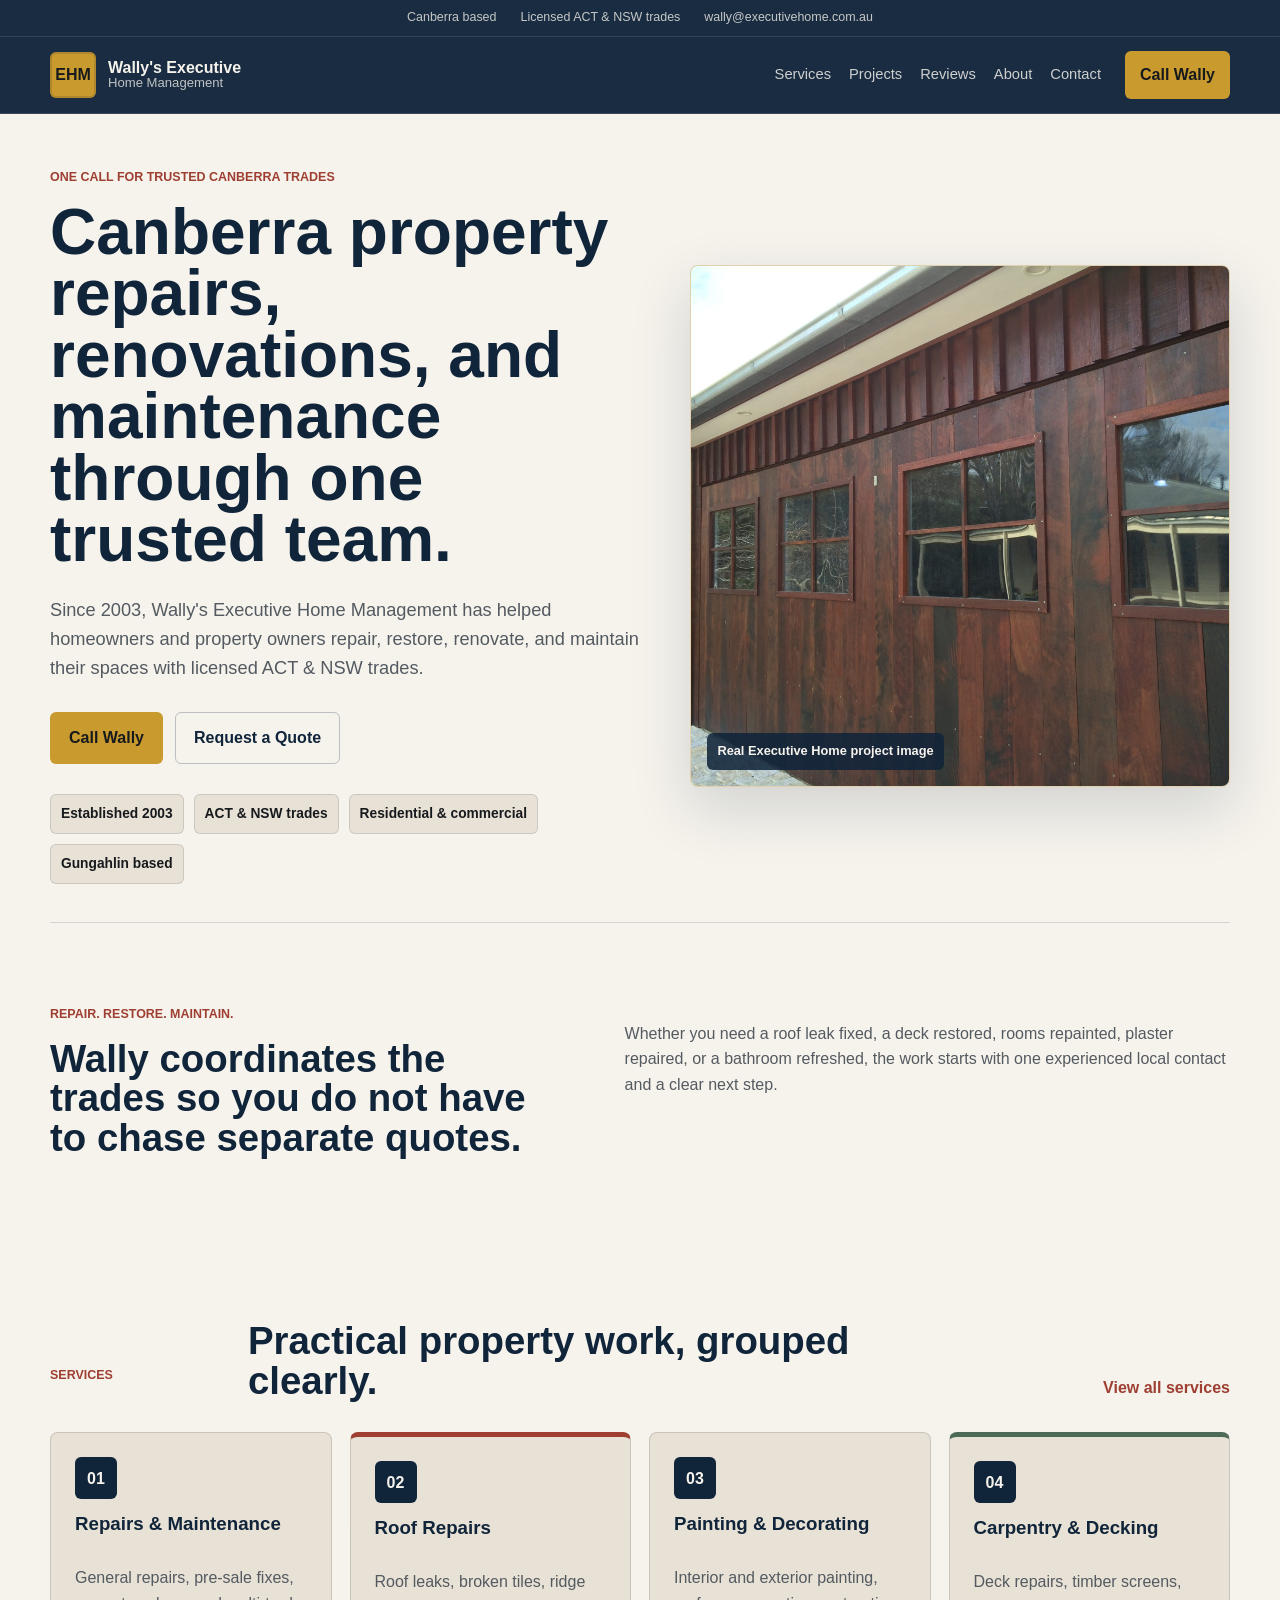
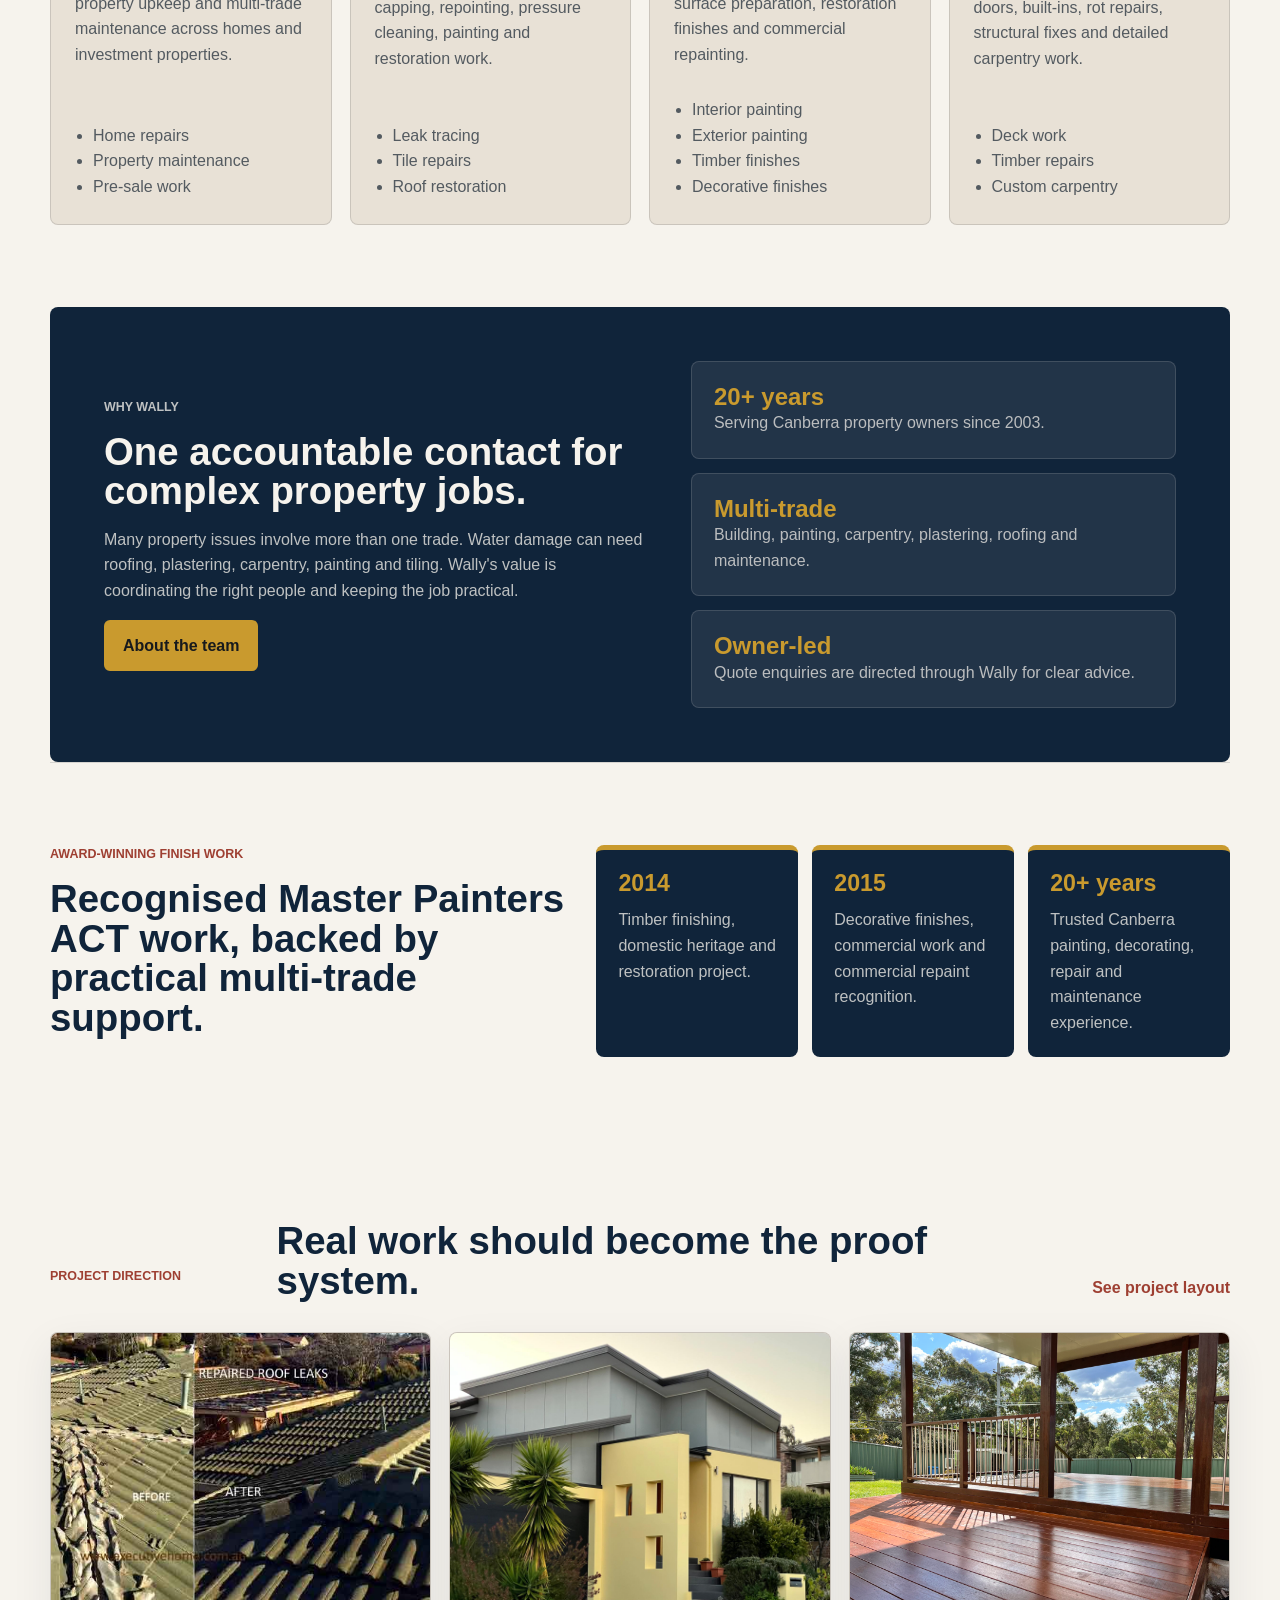
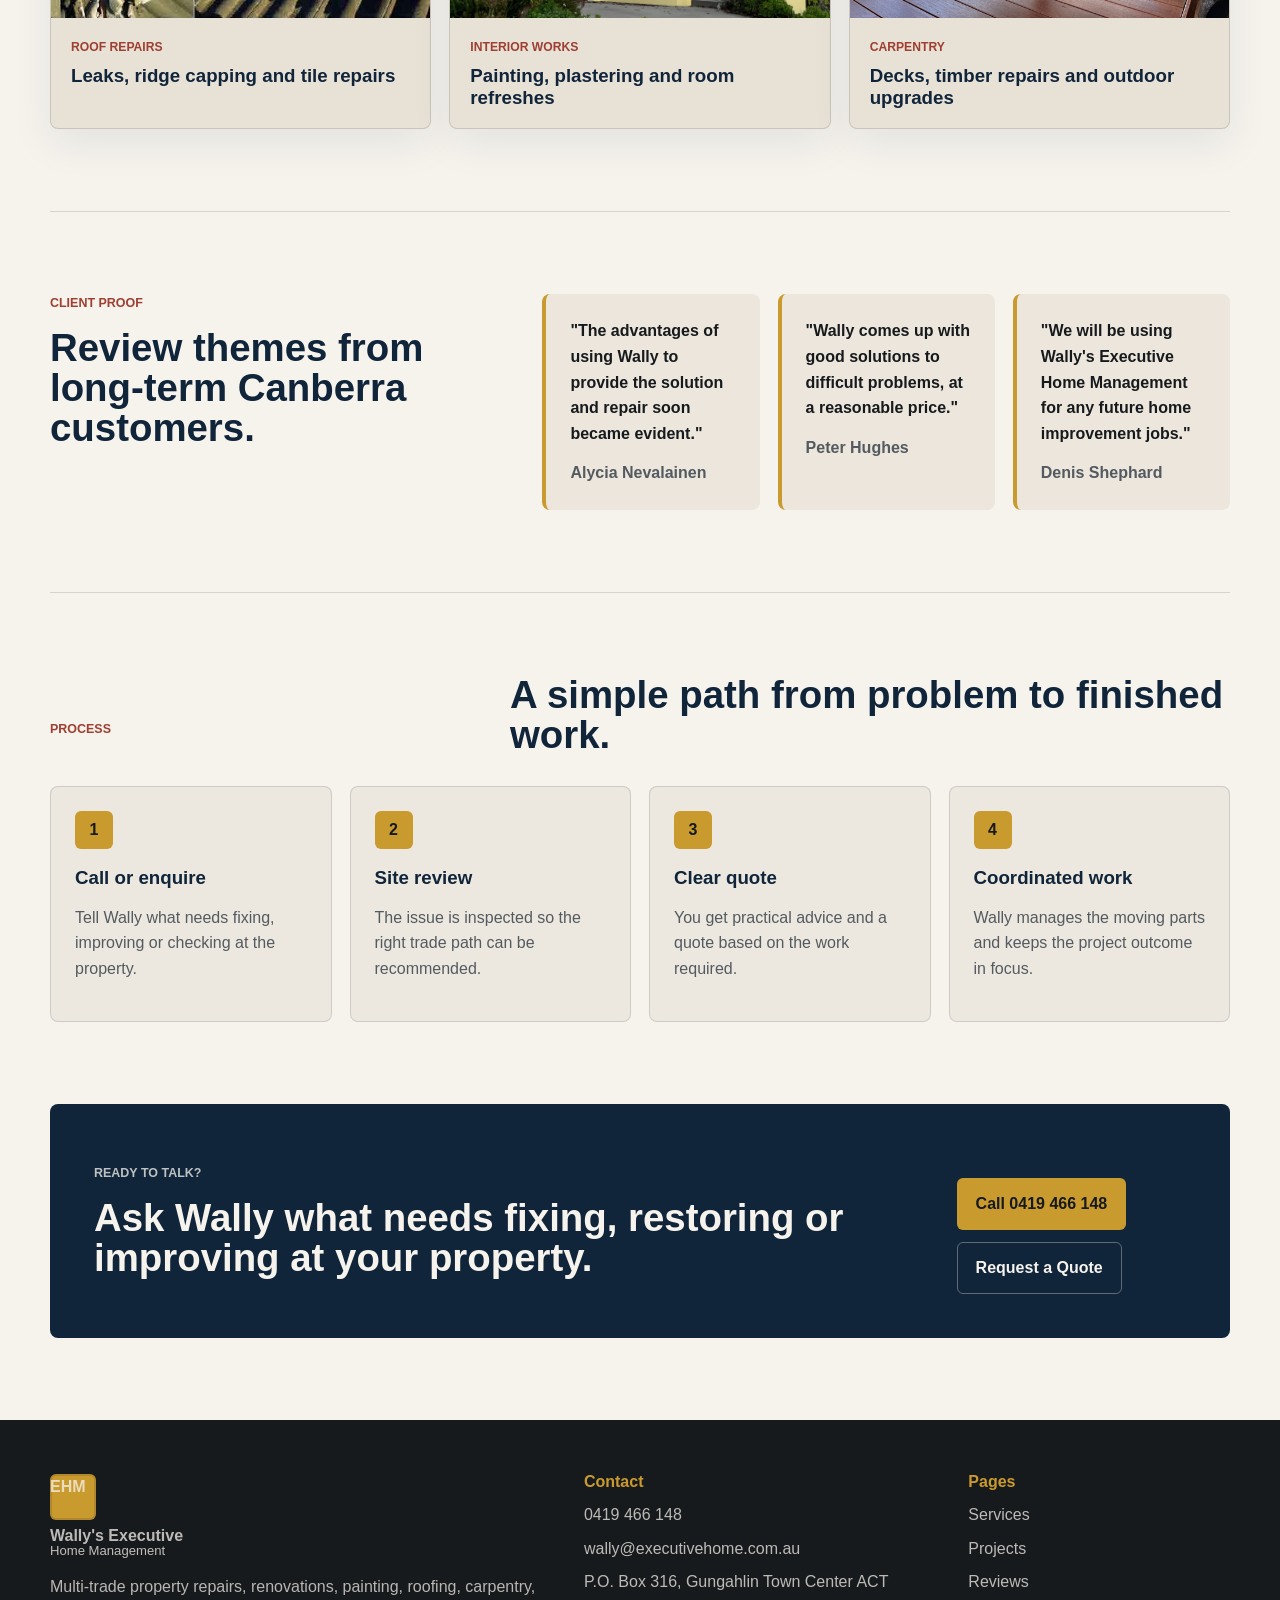
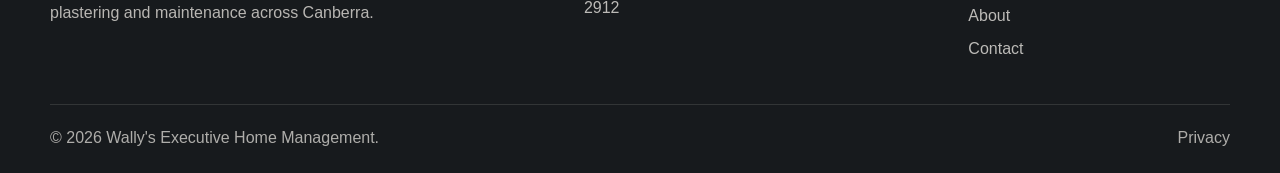
<file: index.html>
<!DOCTYPE html>
<html lang="en-AU">
<head>
  <meta charset="UTF-8">
  <meta name="viewport" content="width=device-width, initial-scale=1.0">
  <title>Wally's Executive Home Management | Canberra Repairs, Renovations & Property Maintenance</title>
  <meta name="description" content="Canberra property repairs, renovations, painting, carpentry, plastering, roof repairs and maintenance from Wally's Executive Home Management. Licensed ACT & NSW trades.">
  <link rel="canonical" href="https://executivehome.com.au/">
  <meta property="og:title" content="Wally's Executive Home Management">
  <meta property="og:description" content="One experienced local contact for trusted Canberra trades. Repairs, renovations, painting, roofs, carpentry, plastering and maintenance.">
  <meta property="og:type" content="website">
  <meta property="og:url" content="https://executivehome.com.au/">
  <meta property="og:image" content="assets/hero-property.svg">
  <link rel="icon" href="favicon.svg" type="image/svg+xml">
  <link rel="stylesheet" href="styles.css">
</head>
<body>
  <a class="skip-link" href="#main">Skip to content</a>
  <header class="site-header" data-header>
    <div class="topbar">
      <span>Canberra based</span>
      <span>Licensed ACT & NSW trades</span>
      <a href="mailto:wally@executivehome.com.au">wally@executivehome.com.au</a>
    </div>
    <nav class="nav-shell" aria-label="Main navigation">
      <a class="brand" href="index.html" aria-label="Wally's Executive Home Management home">
        <span class="brand-mark">EHM</span>
        <span>
          <strong>Wally's Executive</strong>
          <small>Home Management</small>
        </span>
      </a>
      <button class="menu-toggle" type="button" aria-expanded="false" aria-controls="site-menu">
        <span></span><span></span><span></span>
      </button>
      <div class="site-menu" id="site-menu">
        <a href="services.html">Services</a>
        <a href="projects.html">Projects</a>
        <a href="reviews.html">Reviews</a>
        <a href="about.html">About</a>
        <a href="contact.html">Contact</a>
      </div>
      <a class="nav-call" href="tel:+61419466148">Call Wally</a>
    </nav>
  </header>

  <main id="main">
    <section class="hero">
      <div class="hero-content">
        <p class="eyebrow">One call for trusted Canberra trades</p>
        <h1>Canberra property repairs, renovations, and maintenance through one trusted team.</h1>
        <p class="hero-copy">Since 2003, Wally's Executive Home Management has helped homeowners and property owners repair, restore, renovate, and maintain their spaces with licensed ACT & NSW trades.</p>
        <div class="hero-actions">
          <a class="btn btn-primary" href="tel:+61419466148">Call Wally</a>
          <a class="btn btn-secondary" href="contact.html">Request a Quote</a>
        </div>
        <div class="trust-row" aria-label="Trust signals">
          <span>Established 2003</span>
          <span>ACT & NSW trades</span>
          <span>Residential & commercial</span>
          <span>Gungahlin based</span>
        </div>
      </div>
      <div class="hero-media">
        <img src="assets/real/hero-work.jpg" alt="Executive Home Management exterior timber finishing project in Canberra">
        <div class="image-caption">Real Executive Home project image</div>
      </div>
    </section>

    <section class="section intro-grid">
      <div>
        <p class="eyebrow">Repair. Restore. Maintain.</p>
        <h2>Wally coordinates the trades so you do not have to chase separate quotes.</h2>
      </div>
      <p>Whether you need a roof leak fixed, a deck restored, rooms repainted, plaster repaired, or a bathroom refreshed, the work starts with one experienced local contact and a clear next step.</p>
    </section>

    <section class="section service-overview" id="services">
      <div class="section-heading">
        <p class="eyebrow">Services</p>
        <h2>Practical property work, grouped clearly.</h2>
        <a class="text-link" href="services.html">View all services</a>
      </div>
      <div class="service-grid">
        <article class="service-card">
          <span class="service-icon">01</span>
          <h3>Repairs & Maintenance</h3>
          <p>General repairs, pre-sale fixes, property upkeep and multi-trade maintenance across homes and investment properties.</p>
          <ul>
            <li>Home repairs</li>
            <li>Property maintenance</li>
            <li>Pre-sale work</li>
          </ul>
        </article>
        <article class="service-card accent-red">
          <span class="service-icon">02</span>
          <h3>Roof Repairs</h3>
          <p>Roof leaks, broken tiles, ridge capping, repointing, pressure cleaning, painting and restoration work.</p>
          <ul>
            <li>Leak tracing</li>
            <li>Tile repairs</li>
            <li>Roof restoration</li>
          </ul>
        </article>
        <article class="service-card">
          <span class="service-icon">03</span>
          <h3>Painting & Decorating</h3>
          <p>Interior and exterior painting, surface preparation, restoration finishes and commercial repainting.</p>
          <ul>
            <li>Interior painting</li>
            <li>Exterior painting</li>
            <li>Timber finishes</li>
            <li>Decorative finishes</li>
          </ul>
        </article>
        <article class="service-card accent-green">
          <span class="service-icon">04</span>
          <h3>Carpentry & Decking</h3>
          <p>Deck repairs, timber screens, doors, built-ins, rot repairs, structural fixes and detailed carpentry work.</p>
          <ul>
            <li>Deck work</li>
            <li>Timber repairs</li>
            <li>Custom carpentry</li>
          </ul>
        </article>
      </div>
    </section>

    <section class="section split-band">
      <div class="band-copy">
        <p class="eyebrow">Why Wally</p>
        <h2>One accountable contact for complex property jobs.</h2>
        <p>Many property issues involve more than one trade. Water damage can need roofing, plastering, carpentry, painting and tiling. Wally's value is coordinating the right people and keeping the job practical.</p>
        <a class="btn btn-primary" href="about.html">About the team</a>
      </div>
      <div class="proof-stack">
        <div>
          <strong>20+ years</strong>
          <span>Serving Canberra property owners since 2003.</span>
        </div>
        <div>
          <strong>Multi-trade</strong>
          <span>Building, painting, carpentry, plastering, roofing and maintenance.</span>
        </div>
        <div>
          <strong>Owner-led</strong>
          <span>Quote enquiries are directed through Wally for clear advice.</span>
        </div>
      </div>
    </section>

    <section class="section award-strip">
      <div>
        <p class="eyebrow">Award-winning finish work</p>
        <h2>Recognised Master Painters ACT work, backed by practical multi-trade support.</h2>
      </div>
      <div class="award-list">
        <article>
          <strong>2014</strong>
          <span>Timber finishing, domestic heritage and restoration project.</span>
        </article>
        <article>
          <strong>2015</strong>
          <span>Decorative finishes, commercial work and commercial repaint recognition.</span>
        </article>
        <article>
          <strong>20+ years</strong>
          <span>Trusted Canberra painting, decorating, repair and maintenance experience.</span>
        </article>
      </div>
    </section>

    <section class="section projects-preview">
      <div class="section-heading">
        <p class="eyebrow">Project direction</p>
        <h2>Real work should become the proof system.</h2>
        <a class="text-link" href="projects.html">See project layout</a>
      </div>
      <div class="project-grid">
        <article class="project-card">
          <img src="assets/real/roofing-after.jpg" alt="Executive Home roof repair and restoration project">
          <div>
            <span>Roof repairs</span>
            <h3>Leaks, ridge capping and tile repairs</h3>
          </div>
        </article>
        <article class="project-card">
          <img src="assets/real/painting-clean.jpg" alt="Executive Home exterior painting and decorating project">
          <div>
            <span>Interior works</span>
            <h3>Painting, plastering and room refreshes</h3>
          </div>
        </article>
        <article class="project-card">
          <img src="assets/real/carpentry-clean.jpg" alt="Executive Home deck and timber carpentry project">
          <div>
            <span>Carpentry</span>
            <h3>Decks, timber repairs and outdoor upgrades</h3>
          </div>
        </article>
      </div>
    </section>

    <section class="section reviews-strip">
      <div>
        <p class="eyebrow">Client proof</p>
        <h2>Review themes from long-term Canberra customers.</h2>
      </div>
      <div class="review-mini-grid">
        <blockquote>
          <p>"The advantages of using Wally to provide the solution and repair soon became evident."</p>
          <cite>Alycia Nevalainen</cite>
        </blockquote>
        <blockquote>
          <p>"Wally comes up with good solutions to difficult problems, at a reasonable price."</p>
          <cite>Peter Hughes</cite>
        </blockquote>
        <blockquote>
          <p>"We will be using Wally's Executive Home Management for any future home improvement jobs."</p>
          <cite>Denis Shephard</cite>
        </blockquote>
      </div>
    </section>

    <section class="section process-section">
      <div class="section-heading">
        <p class="eyebrow">Process</p>
        <h2>A simple path from problem to finished work.</h2>
      </div>
      <div class="process-grid">
        <article>
          <span>1</span>
          <h3>Call or enquire</h3>
          <p>Tell Wally what needs fixing, improving or checking at the property.</p>
        </article>
        <article>
          <span>2</span>
          <h3>Site review</h3>
          <p>The issue is inspected so the right trade path can be recommended.</p>
        </article>
        <article>
          <span>3</span>
          <h3>Clear quote</h3>
          <p>You get practical advice and a quote based on the work required.</p>
        </article>
        <article>
          <span>4</span>
          <h3>Coordinated work</h3>
          <p>Wally manages the moving parts and keeps the project outcome in focus.</p>
        </article>
      </div>
    </section>

    <section class="cta-band">
      <div>
        <p class="eyebrow">Ready to talk?</p>
        <h2>Ask Wally what needs fixing, restoring or improving at your property.</h2>
      </div>
      <div class="cta-actions">
        <a class="btn btn-primary" href="tel:+61419466148">Call 0419 466 148</a>
        <a class="btn btn-secondary light" href="contact.html">Request a Quote</a>
      </div>
    </section>
  </main>

  <footer class="site-footer">
    <div class="footer-grid">
      <div>
        <a class="brand footer-brand" href="index.html">
          <span class="brand-mark">EHM</span>
          <span><strong>Wally's Executive</strong><small>Home Management</small></span>
        </a>
        <p>Multi-trade property repairs, renovations, painting, roofing, carpentry, plastering and maintenance across Canberra.</p>
      </div>
      <div>
        <h2>Contact</h2>
        <a href="tel:+61419466148">0419 466 148</a>
        <a href="mailto:wally@executivehome.com.au">wally@executivehome.com.au</a>
        <span>P.O. Box 316, Gungahlin Town Center ACT 2912</span>
      </div>
      <div>
        <h2>Pages</h2>
        <a href="services.html">Services</a>
        <a href="projects.html">Projects</a>
        <a href="reviews.html">Reviews</a>
        <a href="about.html">About</a>
        <a href="contact.html">Contact</a>
      </div>
    </div>
    <div class="footer-bottom">
      <span>© <span data-year></span> Wally's Executive Home Management.</span>
      <a href="privacy.html">Privacy</a>
    </div>
  </footer>
  <script src="script.js"></script>
</body>
</html>
</file>
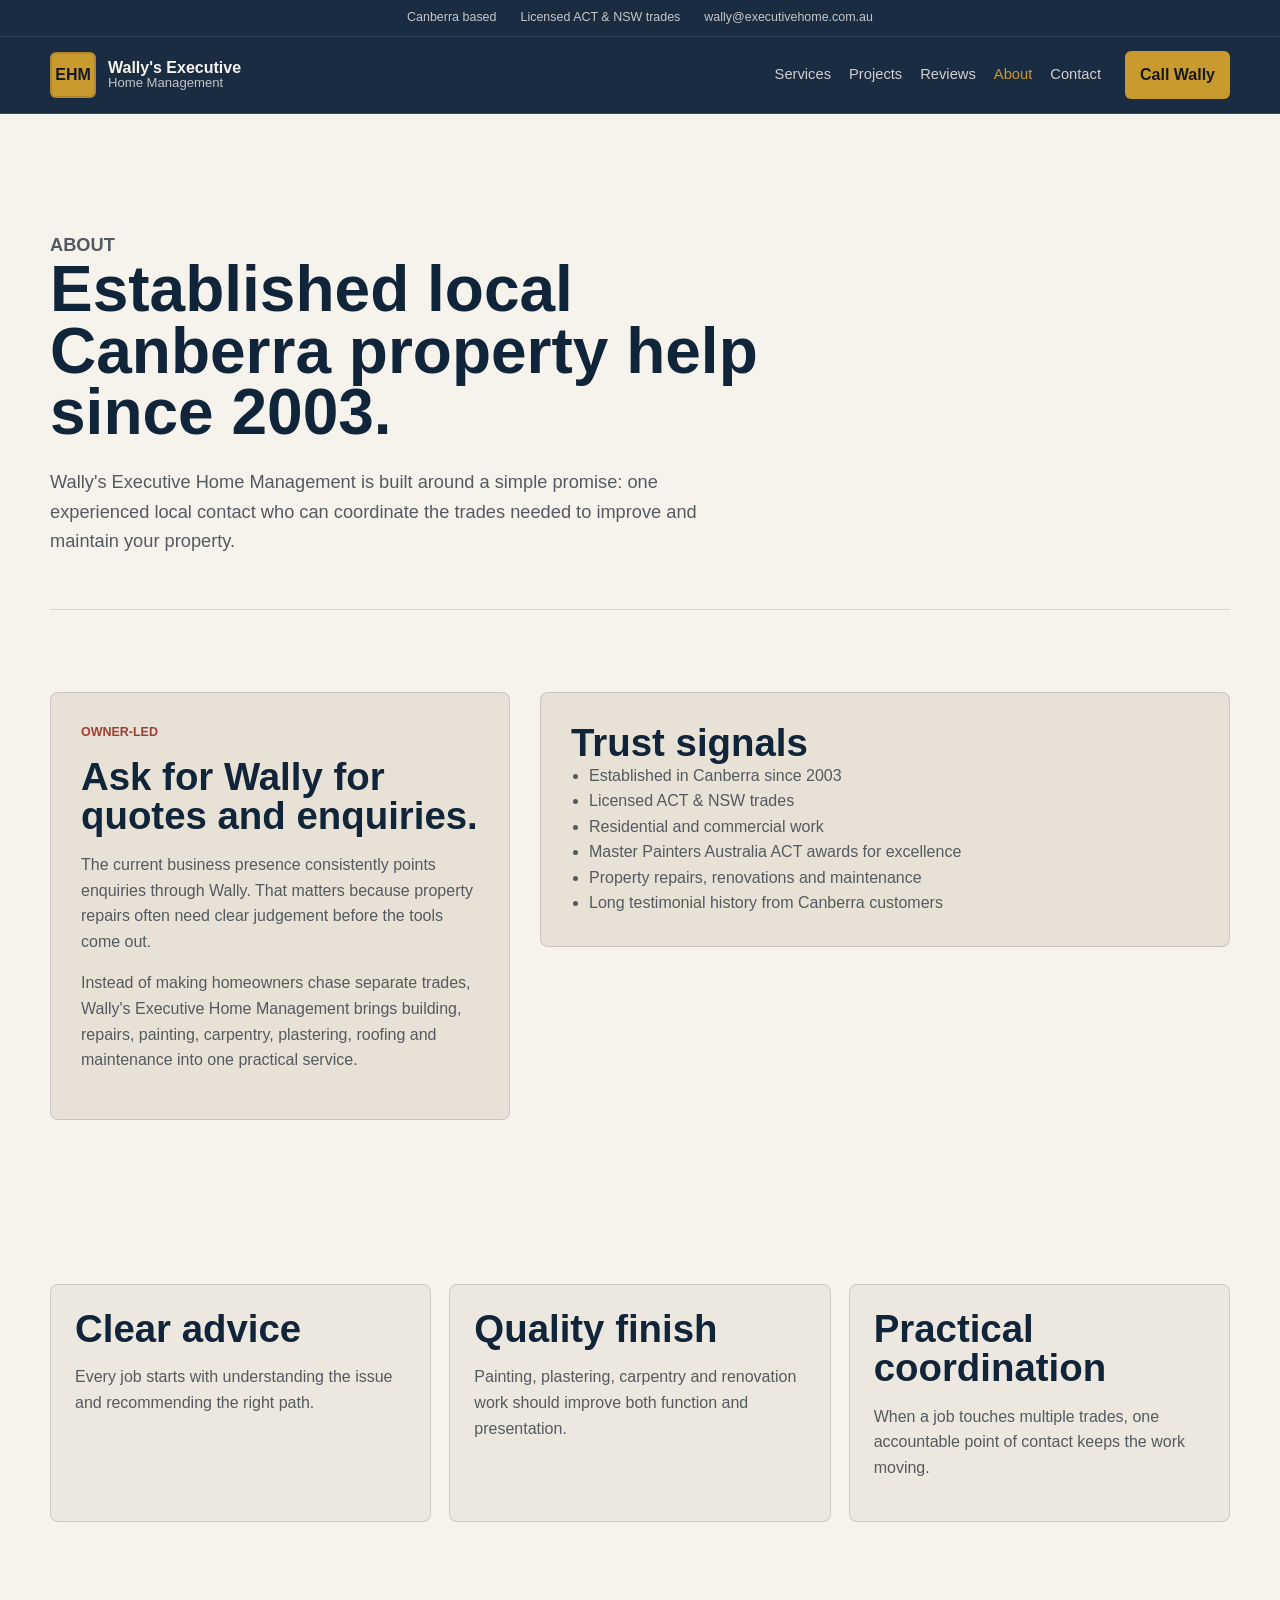
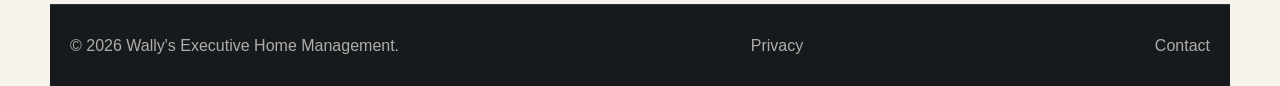
<file: about.html>
<!DOCTYPE html>
<html lang="en-AU">
<head>
  <meta charset="UTF-8">
  <meta name="viewport" content="width=device-width, initial-scale=1.0">
  <title>About | Wally's Executive Home Management</title>
  <meta name="description" content="Learn about Wally's Executive Home Management, an owner-led Canberra multi-trade property repairs, renovations and maintenance business established in 2003.">
  <link rel="canonical" href="https://executivehome.com.au/about.html">
  <link rel="icon" href="favicon.svg" type="image/svg+xml">
  <link rel="stylesheet" href="styles.css">
</head>
<body>
  <a class="skip-link" href="#main">Skip to content</a>
  <header class="site-header" data-header>
    <div class="topbar"><span>Canberra based</span><span>Licensed ACT & NSW trades</span><a href="mailto:wally@executivehome.com.au">wally@executivehome.com.au</a></div>
    <nav class="nav-shell" aria-label="Main navigation">
      <a class="brand" href="index.html"><span class="brand-mark">EHM</span><span><strong>Wally's Executive</strong><small>Home Management</small></span></a>
      <button class="menu-toggle" type="button" aria-expanded="false" aria-controls="site-menu"><span></span><span></span><span></span></button>
      <div class="site-menu" id="site-menu"><a href="services.html">Services</a><a href="projects.html">Projects</a><a href="reviews.html">Reviews</a><a href="about.html" aria-current="page">About</a><a href="contact.html">Contact</a></div>
      <a class="nav-call" href="tel:+61419466148">Call Wally</a>
    </nav>
  </header>
  <main id="main">
    <section class="page-hero about-hero">
      <p class="eyebrow">About</p>
      <h1>Established local Canberra property help since 2003.</h1>
      <p>Wally's Executive Home Management is built around a simple promise: one experienced local contact who can coordinate the trades needed to improve and maintain your property.</p>
    </section>
    <section class="section about-grid">
      <div class="about-panel">
        <p class="eyebrow">Owner-led</p>
        <h2>Ask for Wally for quotes and enquiries.</h2>
        <p>The current business presence consistently points enquiries through Wally. That matters because property repairs often need clear judgement before the tools come out.</p>
        <p>Instead of making homeowners chase separate trades, Wally's Executive Home Management brings building, repairs, painting, carpentry, plastering, roofing and maintenance into one practical service.</p>
      </div>
      <div class="credentials-panel">
        <h2>Trust signals</h2>
        <ul>
          <li>Established in Canberra since 2003</li>
          <li>Licensed ACT & NSW trades</li>
          <li>Residential and commercial work</li>
          <li>Master Painters Australia ACT awards for excellence</li>
          <li>Property repairs, renovations and maintenance</li>
          <li>Long testimonial history from Canberra customers</li>
        </ul>
      </div>
    </section>
    <section class="section principles">
      <article><h2>Clear advice</h2><p>Every job starts with understanding the issue and recommending the right path.</p></article>
      <article><h2>Quality finish</h2><p>Painting, plastering, carpentry and renovation work should improve both function and presentation.</p></article>
      <article><h2>Practical coordination</h2><p>When a job touches multiple trades, one accountable point of contact keeps the work moving.</p></article>
    </section>
  </main>
  <footer class="site-footer compact-footer"><span>© <span data-year></span> Wally's Executive Home Management.</span><a href="privacy.html">Privacy</a><a href="contact.html">Contact</a></footer>
  <script src="script.js"></script>
</body>
</html>
</file>
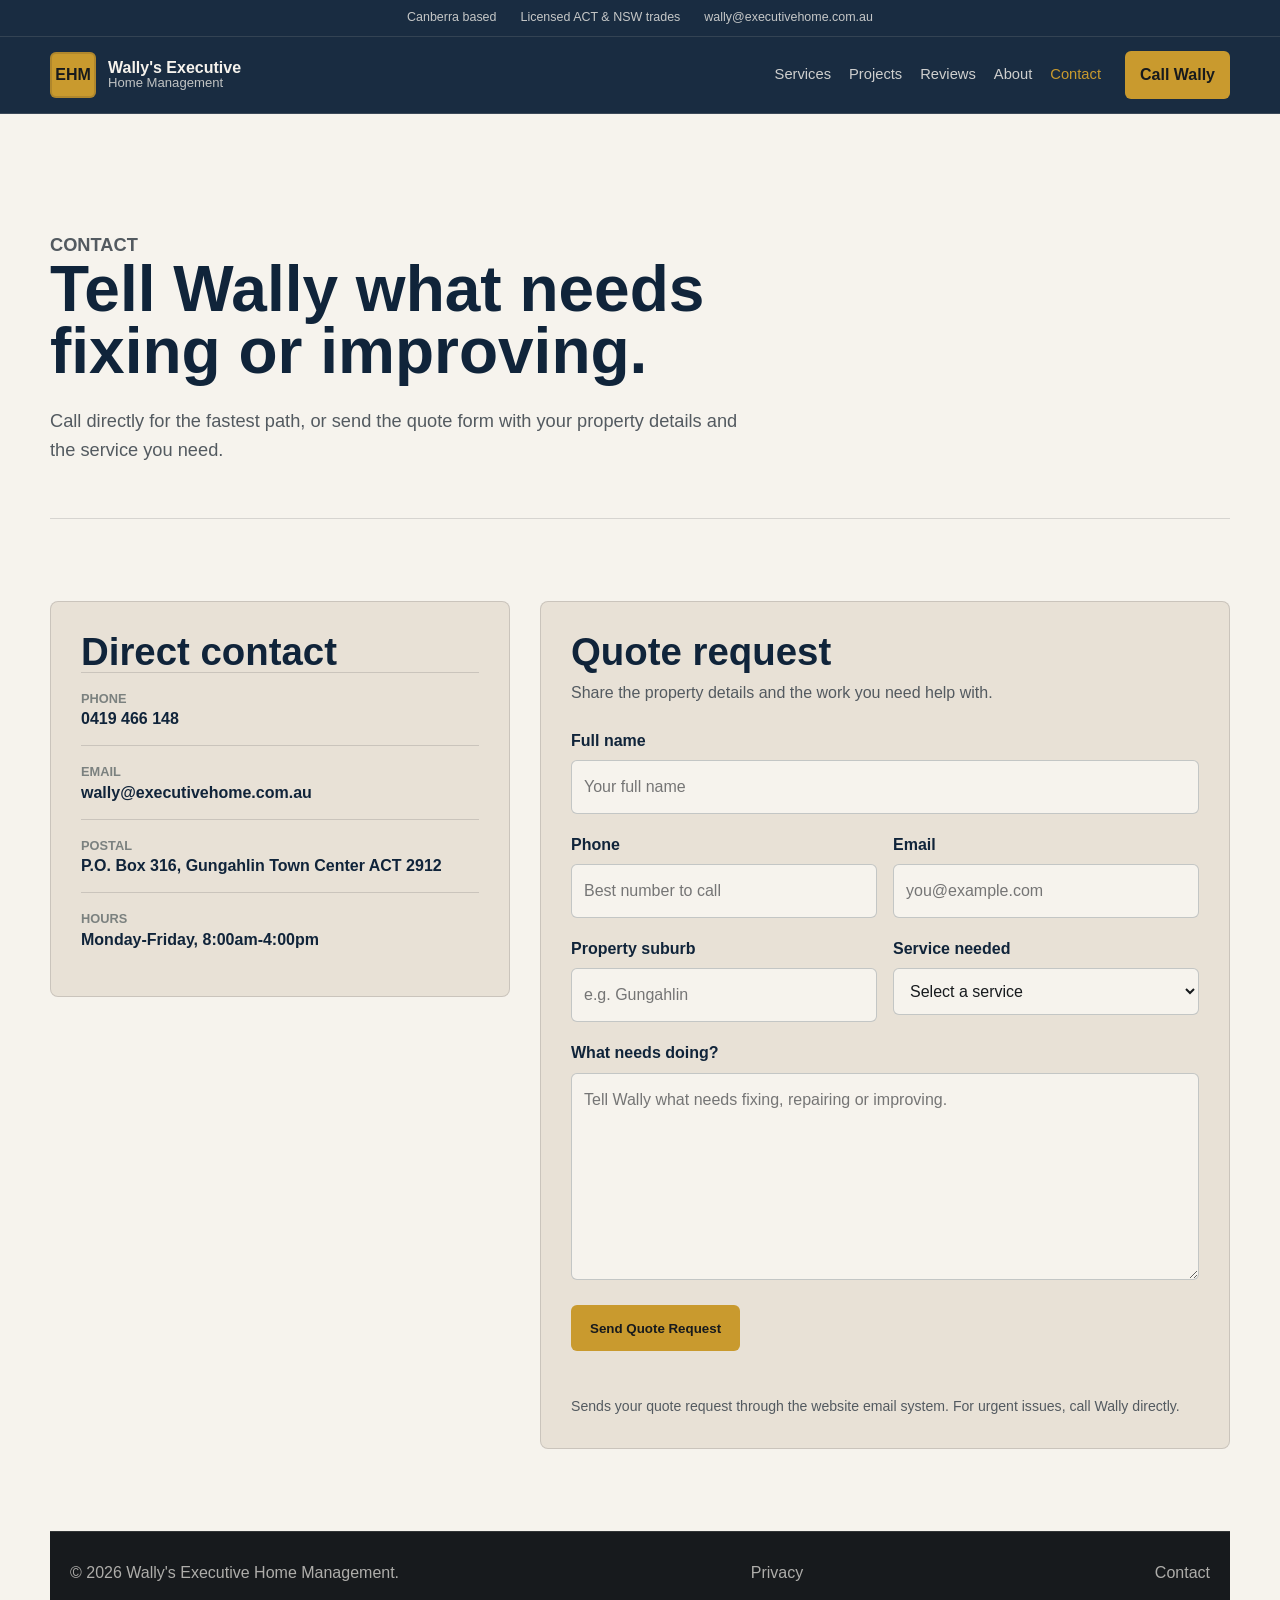
<file: contact.html>
<!DOCTYPE html>
<html lang="en-AU">
<head>
  <meta charset="UTF-8">
  <meta name="viewport" content="width=device-width, initial-scale=1.0">
  <title>Contact | Wally's Executive Home Management</title>
  <meta name="description" content="Contact Wally's Executive Home Management for Canberra property repairs, roof repairs, painting, carpentry, plastering, renovations and maintenance.">
  <link rel="canonical" href="https://executivehome.com.au/contact.html">
  <link rel="icon" href="favicon.svg" type="image/svg+xml">
  <link rel="stylesheet" href="styles.css">
</head>
<body>
  <a class="skip-link" href="#main">Skip to content</a>
  <header class="site-header" data-header>
    <div class="topbar"><span>Canberra based</span><span>Licensed ACT & NSW trades</span><a href="mailto:wally@executivehome.com.au">wally@executivehome.com.au</a></div>
    <nav class="nav-shell" aria-label="Main navigation">
      <a class="brand" href="index.html"><span class="brand-mark">EHM</span><span><strong>Wally's Executive</strong><small>Home Management</small></span></a>
      <button class="menu-toggle" type="button" aria-expanded="false" aria-controls="site-menu"><span></span><span></span><span></span></button>
      <div class="site-menu" id="site-menu"><a href="services.html">Services</a><a href="projects.html">Projects</a><a href="reviews.html">Reviews</a><a href="about.html">About</a><a href="contact.html" aria-current="page">Contact</a></div>
      <a class="nav-call" href="tel:+61419466148">Call Wally</a>
    </nav>
  </header>
  <main id="main">
    <section class="page-hero contact-hero">
      <p class="eyebrow">Contact</p>
      <h1>Tell Wally what needs fixing or improving.</h1>
      <p>Call directly for the fastest path, or send the quote form with your property details and the service you need.</p>
    </section>
    <section class="section contact-layout">
      <aside class="contact-card">
        <h2>Direct contact</h2>
        <a class="contact-line" href="tel:+61419466148"><span>Phone</span><strong>0419 466 148</strong></a>
        <a class="contact-line" href="mailto:wally@executivehome.com.au"><span>Email</span><strong>wally@executivehome.com.au</strong></a>
        <div class="contact-line"><span>Postal</span><strong>P.O. Box 316, Gungahlin Town Center ACT 2912</strong></div>
        <div class="contact-line"><span>Hours</span><strong>Monday-Friday, 8:00am-4:00pm</strong></div>
      </aside>
      <form class="quote-form" data-quote-form>
        <div class="form-intro">
          <h2>Quote request</h2>
          <p>Share the property details and the work you need help with.</p>
        </div>
        <input class="hidden-field" type="text" name="honey" tabindex="-1" autocomplete="off">
        <div class="form-row">
          <label for="name">Full name</label>
          <input id="name" name="name" type="text" autocomplete="name" placeholder="Your full name" required>
        </div>
        <div class="form-row split">
          <div>
            <label for="phone">Phone</label>
            <input id="phone" name="phone" type="tel" autocomplete="tel" placeholder="Best number to call" required>
          </div>
          <div>
            <label for="email">Email</label>
            <input id="email" name="email" type="email" autocomplete="email" placeholder="you@example.com" required>
          </div>
        </div>
        <div class="form-row split">
          <div>
            <label for="suburb">Property suburb</label>
            <input id="suburb" name="suburb" type="text" autocomplete="address-level2" placeholder="e.g. Gungahlin">
          </div>
          <div>
            <label for="service">Service needed</label>
            <select id="service" name="service" required>
              <option value="">Select a service</option>
              <option>Roof repairs</option>
              <option>Painting and decorating</option>
              <option>Carpentry or decking</option>
              <option>Bathroom, kitchen or laundry renovation</option>
              <option>Plastering or wall repair</option>
              <option>Tiling, doors, windows, sheds or carports</option>
              <option>General repairs or maintenance</option>
              <option>Other / not sure yet</option>
            </select>
          </div>
        </div>
        <div class="form-row">
          <label for="message">What needs doing?</label>
          <textarea id="message" name="message" rows="7" placeholder="Tell Wally what needs fixing, repairing or improving." required></textarea>
        </div>
        <button class="btn btn-primary" type="submit">Send Quote Request</button>
        <p class="form-status" data-form-status aria-live="polite"></p>
        <p class="form-note">Sends your quote request through the website email system. For urgent issues, call Wally directly.</p>
      </form>
    </section>
  </main>
  <footer class="site-footer compact-footer"><span>© <span data-year></span> Wally's Executive Home Management.</span><a href="privacy.html">Privacy</a><a href="contact.html">Contact</a></footer>
  <script src="script.js"></script>
</body>
</html>
</file>
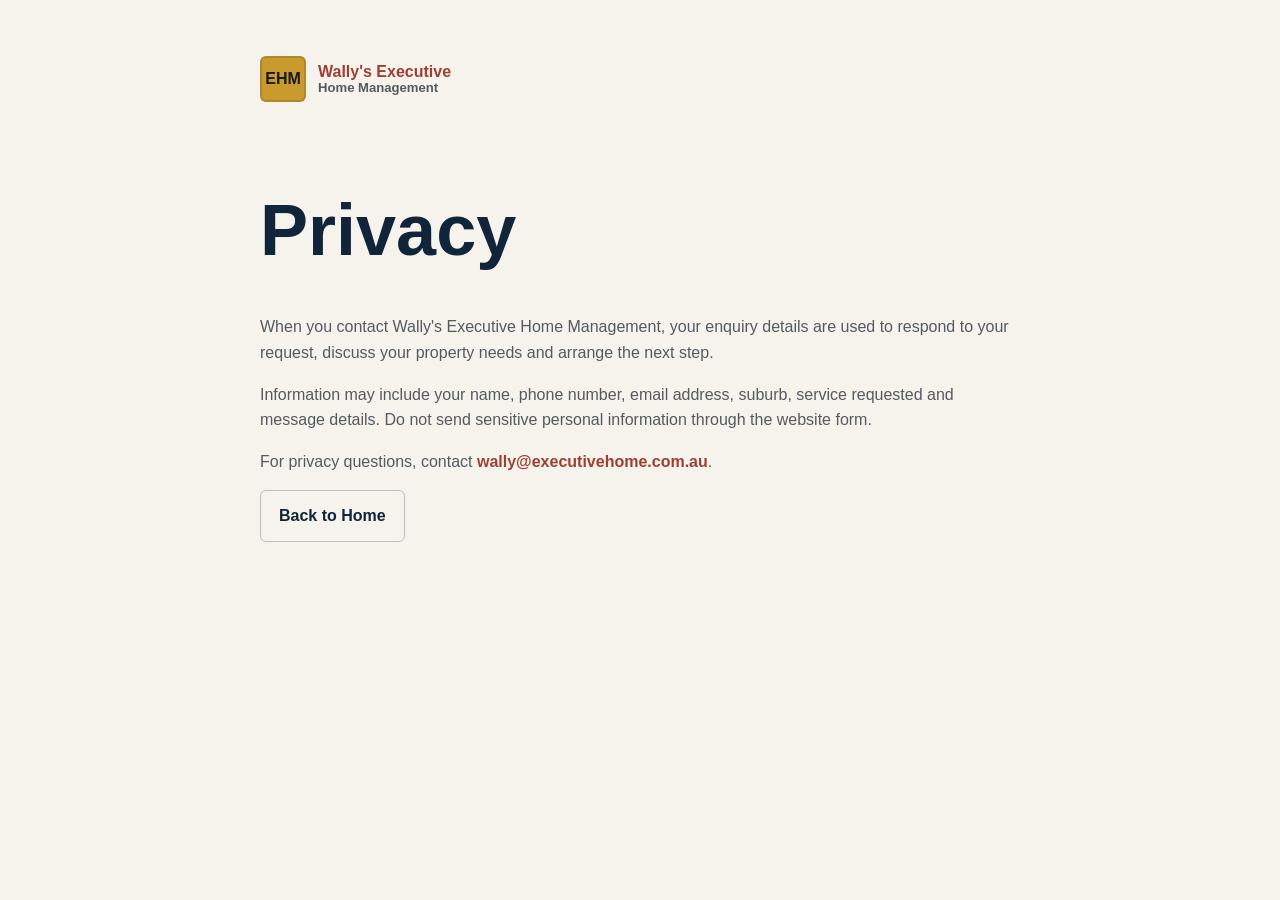
<file: privacy.html>
<!DOCTYPE html>
<html lang="en-AU">
<head>
  <meta charset="UTF-8">
  <meta name="viewport" content="width=device-width, initial-scale=1.0">
  <title>Privacy | Wally's Executive Home Management</title>
  <meta name="description" content="Privacy information for enquiries submitted to Wally's Executive Home Management.">
  <link rel="canonical" href="https://executivehome.com.au/privacy.html">
  <link rel="icon" href="favicon.svg" type="image/svg+xml">
  <link rel="stylesheet" href="styles.css">
</head>
<body>
  <main class="legal-page">
    <a class="brand" href="index.html"><span class="brand-mark">EHM</span><span><strong>Wally's Executive</strong><small>Home Management</small></span></a>
    <h1>Privacy</h1>
    <p>When you contact Wally's Executive Home Management, your enquiry details are used to respond to your request, discuss your property needs and arrange the next step.</p>
    <p>Information may include your name, phone number, email address, suburb, service requested and message details. Do not send sensitive personal information through the website form.</p>
    <p>For privacy questions, contact <a href="mailto:wally@executivehome.com.au">wally@executivehome.com.au</a>.</p>
    <a class="btn btn-secondary" href="index.html">Back to Home</a>
  </main>
</body>
</html>
</file>
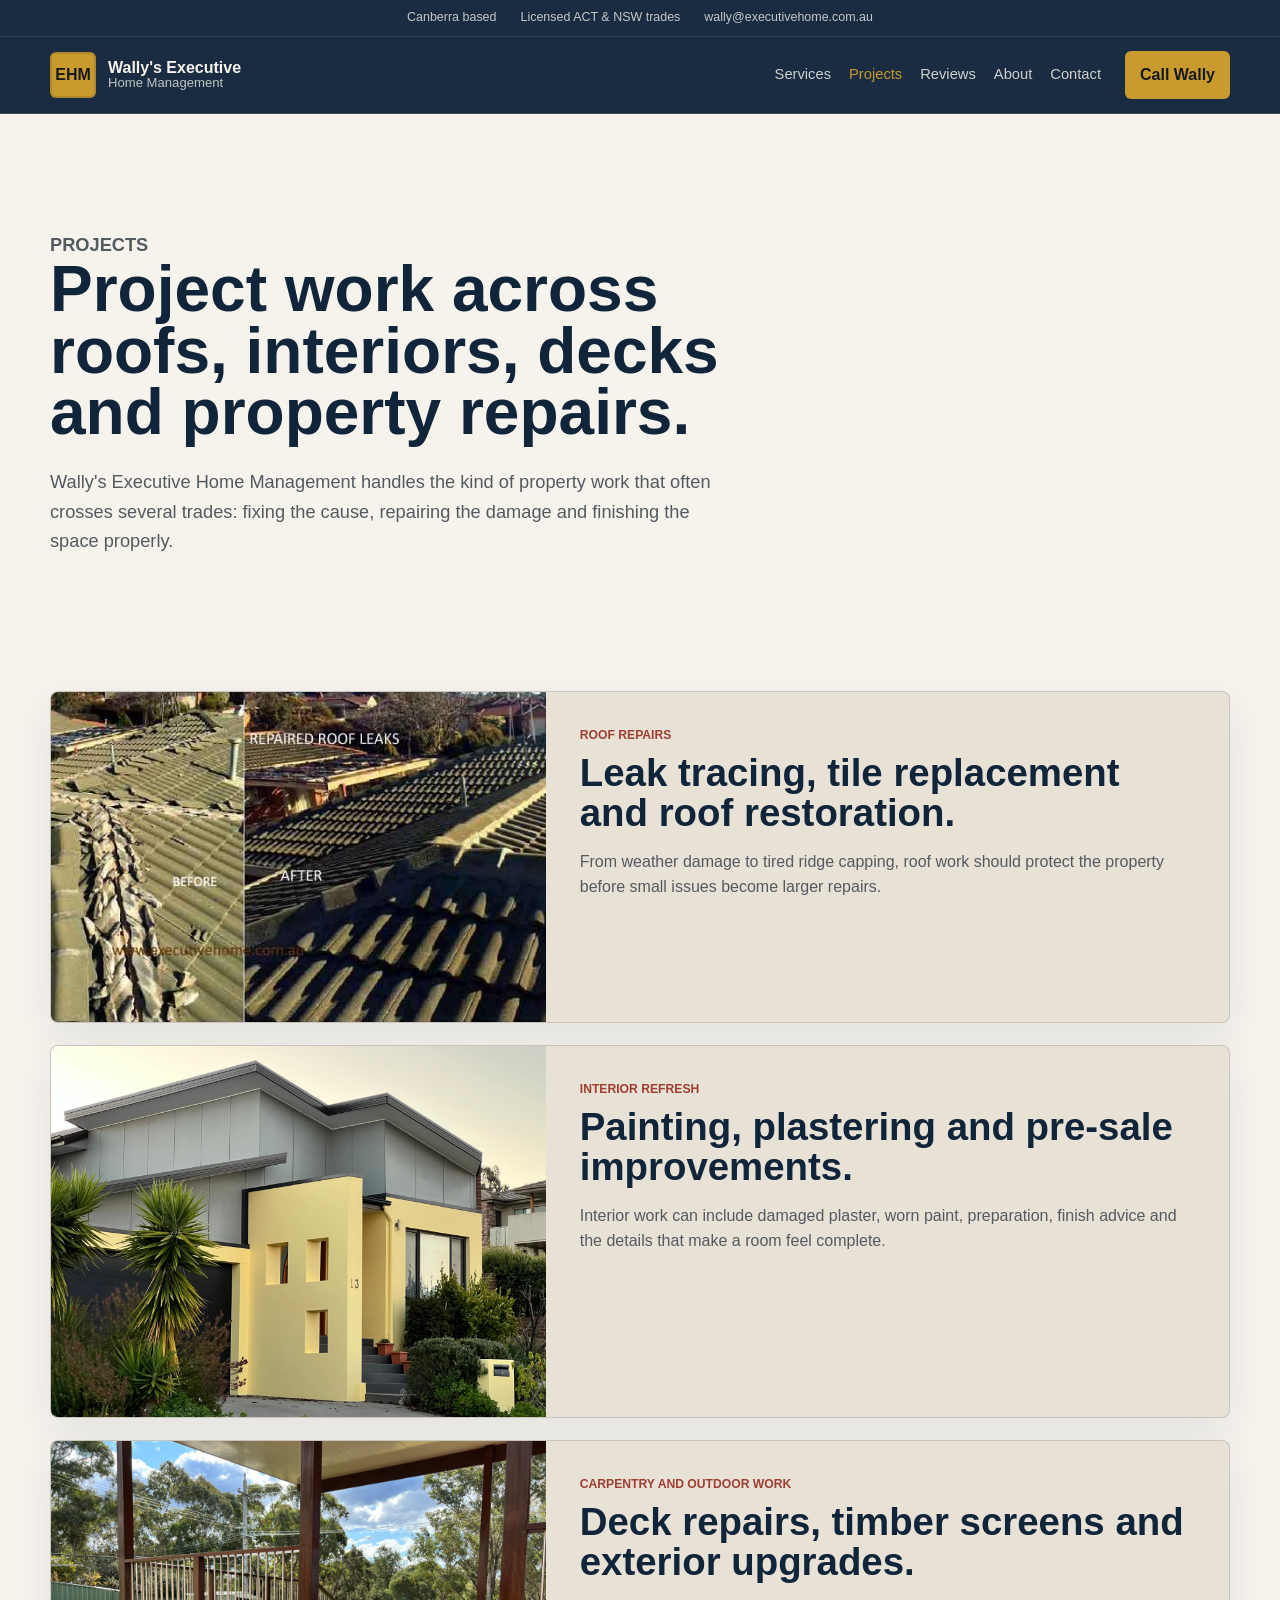
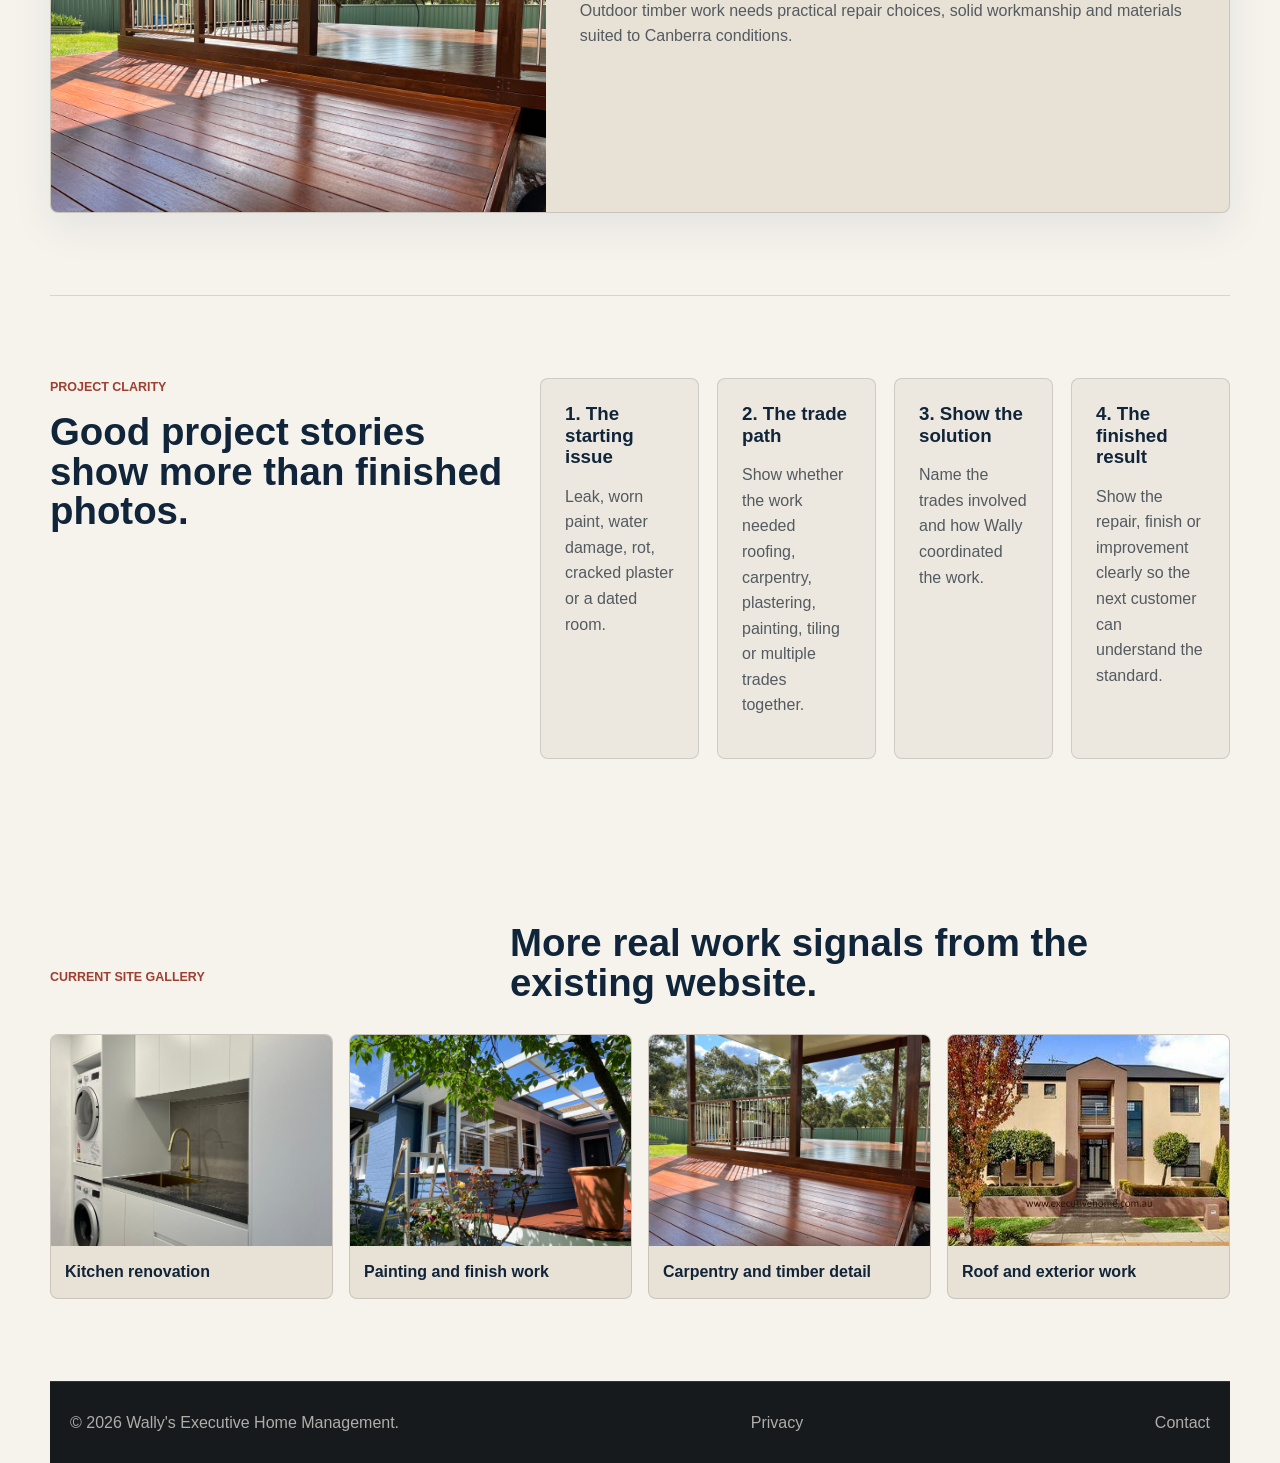
<file: projects.html>
<!DOCTYPE html>
<html lang="en-AU">
<head>
  <meta charset="UTF-8">
  <meta name="viewport" content="width=device-width, initial-scale=1.0">
  <title>Projects | Wally's Executive Home Management</title>
  <meta name="description" content="Project categories for Wally's Executive Home Management across roof repairs, painting, carpentry, renovations and maintenance in Canberra.">
  <link rel="canonical" href="https://executivehome.com.au/projects.html">
  <link rel="icon" href="favicon.svg" type="image/svg+xml">
  <link rel="stylesheet" href="styles.css">
</head>
<body>
  <a class="skip-link" href="#main">Skip to content</a>
  <header class="site-header" data-header>
    <div class="topbar"><span>Canberra based</span><span>Licensed ACT & NSW trades</span><a href="mailto:wally@executivehome.com.au">wally@executivehome.com.au</a></div>
    <nav class="nav-shell" aria-label="Main navigation">
      <a class="brand" href="index.html"><span class="brand-mark">EHM</span><span><strong>Wally's Executive</strong><small>Home Management</small></span></a>
      <button class="menu-toggle" type="button" aria-expanded="false" aria-controls="site-menu"><span></span><span></span><span></span></button>
      <div class="site-menu" id="site-menu"><a href="services.html">Services</a><a href="projects.html" aria-current="page">Projects</a><a href="reviews.html">Reviews</a><a href="about.html">About</a><a href="contact.html">Contact</a></div>
      <a class="nav-call" href="tel:+61419466148">Call Wally</a>
    </nav>
  </header>
  <main id="main">
    <section class="page-hero">
      <p class="eyebrow">Projects</p>
      <h1>Project work across roofs, interiors, decks and property repairs.</h1>
      <p>Wally's Executive Home Management handles the kind of property work that often crosses several trades: fixing the cause, repairing the damage and finishing the space properly.</p>
    </section>

    <section class="section project-feature-grid">
      <article class="project-feature">
        <img src="assets/real/roofing-after.jpg" alt="Executive Home roof repair project">
        <div>
          <span>Roof repairs</span>
          <h2>Leak tracing, tile replacement and roof restoration.</h2>
          <p>From weather damage to tired ridge capping, roof work should protect the property before small issues become larger repairs.</p>
        </div>
      </article>
      <article class="project-feature">
        <img src="assets/real/painting-clean.jpg" alt="Executive Home painting and decorating project">
        <div>
          <span>Interior refresh</span>
          <h2>Painting, plastering and pre-sale improvements.</h2>
          <p>Interior work can include damaged plaster, worn paint, preparation, finish advice and the details that make a room feel complete.</p>
        </div>
      </article>
      <article class="project-feature">
        <img src="assets/real/carpentry-clean.jpg" alt="Executive Home carpentry and deck repair project">
        <div>
          <span>Carpentry and outdoor work</span>
          <h2>Deck repairs, timber screens and exterior upgrades.</h2>
          <p>Outdoor timber work needs practical repair choices, solid workmanship and materials suited to Canberra conditions.</p>
        </div>
      </article>
    </section>

    <section class="section gallery-system">
      <div>
        <p class="eyebrow">Project clarity</p>
        <h2>Good project stories show more than finished photos.</h2>
      </div>
      <div class="care-grid">
        <article><h3>1. The starting issue</h3><p>Leak, worn paint, water damage, rot, cracked plaster or a dated room.</p></article>
        <article><h3>2. The trade path</h3><p>Show whether the work needed roofing, carpentry, plastering, painting, tiling or multiple trades together.</p></article>
        <article><h3>3. Show the solution</h3><p>Name the trades involved and how Wally coordinated the work.</p></article>
        <article><h3>4. The finished result</h3><p>Show the repair, finish or improvement clearly so the next customer can understand the standard.</p></article>
      </div>
    </section>

    <section class="section real-gallery">
      <div class="section-heading">
        <p class="eyebrow">Current site gallery</p>
        <h2>More real work signals from the existing website.</h2>
      </div>
      <div class="real-gallery-grid">
        <figure><img src="assets/real/kitchen-reno.jpg" alt="Kitchen renovation project by Executive Home"><figcaption>Kitchen renovation</figcaption></figure>
        <figure><img src="assets/real/exterior-clean.jpg" alt="Painting project by Executive Home"><figcaption>Painting and finish work</figcaption></figure>
        <figure><img src="assets/real/carpentry-clean.jpg" alt="Carpentry project by Executive Home"><figcaption>Carpentry and timber detail</figcaption></figure>
        <figure><img src="assets/real/gallery-roof.jpg" alt="Roofing project by Executive Home"><figcaption>Roof and exterior work</figcaption></figure>
      </div>
    </section>
  </main>
  <footer class="site-footer compact-footer"><span>© <span data-year></span> Wally's Executive Home Management.</span><a href="privacy.html">Privacy</a><a href="contact.html">Contact</a></footer>
  <script src="script.js"></script>
</body>
</html>
</file>
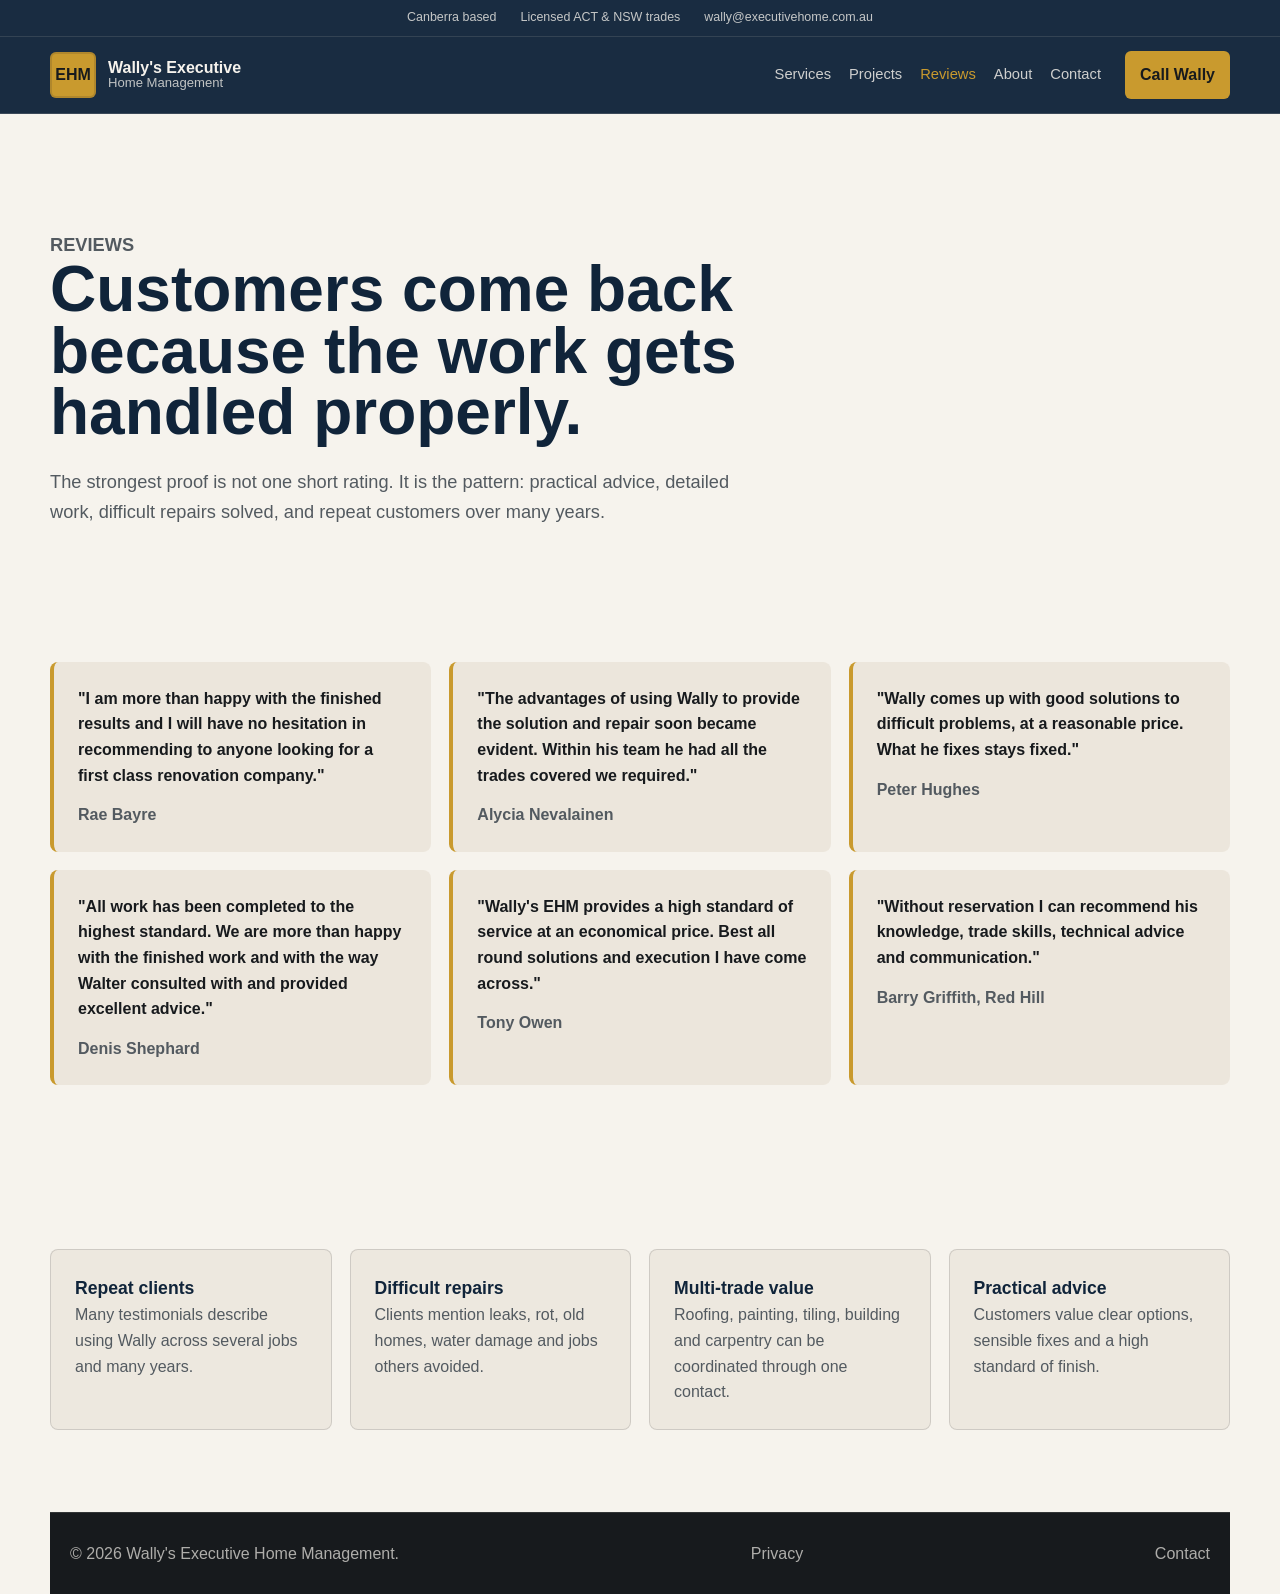
<file: reviews.html>
<!DOCTYPE html>
<html lang="en-AU">
<head>
  <meta charset="UTF-8">
  <meta name="viewport" content="width=device-width, initial-scale=1.0">
  <title>Reviews | Wally's Executive Home Management Canberra</title>
  <meta name="description" content="Client review themes for Wally's Executive Home Management: practical advice, quality workmanship, multi-trade coordination and trusted Canberra property repairs.">
  <link rel="canonical" href="https://executivehome.com.au/reviews.html">
  <link rel="icon" href="favicon.svg" type="image/svg+xml">
  <link rel="stylesheet" href="styles.css">
</head>
<body>
  <a class="skip-link" href="#main">Skip to content</a>
  <header class="site-header" data-header>
    <div class="topbar"><span>Canberra based</span><span>Licensed ACT & NSW trades</span><a href="mailto:wally@executivehome.com.au">wally@executivehome.com.au</a></div>
    <nav class="nav-shell" aria-label="Main navigation">
      <a class="brand" href="index.html"><span class="brand-mark">EHM</span><span><strong>Wally's Executive</strong><small>Home Management</small></span></a>
      <button class="menu-toggle" type="button" aria-expanded="false" aria-controls="site-menu"><span></span><span></span><span></span></button>
      <div class="site-menu" id="site-menu"><a href="services.html">Services</a><a href="projects.html">Projects</a><a href="reviews.html" aria-current="page">Reviews</a><a href="about.html">About</a><a href="contact.html">Contact</a></div>
      <a class="nav-call" href="tel:+61419466148">Call Wally</a>
    </nav>
  </header>
  <main id="main">
    <section class="page-hero">
      <p class="eyebrow">Reviews</p>
      <h1>Customers come back because the work gets handled properly.</h1>
      <p>The strongest proof is not one short rating. It is the pattern: practical advice, detailed work, difficult repairs solved, and repeat customers over many years.</p>
    </section>
    <section class="section testimonial-grid">
      <blockquote><p>"I am more than happy with the finished results and I will have no hesitation in recommending to anyone looking for a first class renovation company."</p><cite>Rae Bayre</cite></blockquote>
      <blockquote><p>"The advantages of using Wally to provide the solution and repair soon became evident. Within his team he had all the trades covered we required."</p><cite>Alycia Nevalainen</cite></blockquote>
      <blockquote><p>"Wally comes up with good solutions to difficult problems, at a reasonable price. What he fixes stays fixed."</p><cite>Peter Hughes</cite></blockquote>
      <blockquote><p>"All work has been completed to the highest standard. We are more than happy with the finished work and with the way Walter consulted with and provided excellent advice."</p><cite>Denis Shephard</cite></blockquote>
      <blockquote><p>"Wally's EHM provides a high standard of service at an economical price. Best all round solutions and execution I have come across."</p><cite>Tony Owen</cite></blockquote>
      <blockquote><p>"Without reservation I can recommend his knowledge, trade skills, technical advice and communication."</p><cite>Barry Griffith, Red Hill</cite></blockquote>
    </section>
    <section class="section proof-matrix">
      <div><strong>Repeat clients</strong><span>Many testimonials describe using Wally across several jobs and many years.</span></div>
      <div><strong>Difficult repairs</strong><span>Clients mention leaks, rot, old homes, water damage and jobs others avoided.</span></div>
      <div><strong>Multi-trade value</strong><span>Roofing, painting, tiling, building and carpentry can be coordinated through one contact.</span></div>
      <div><strong>Practical advice</strong><span>Customers value clear options, sensible fixes and a high standard of finish.</span></div>
    </section>
  </main>
  <footer class="site-footer compact-footer"><span>© <span data-year></span> Wally's Executive Home Management.</span><a href="privacy.html">Privacy</a><a href="contact.html">Contact</a></footer>
  <script src="script.js"></script>
</body>
</html>
</file>
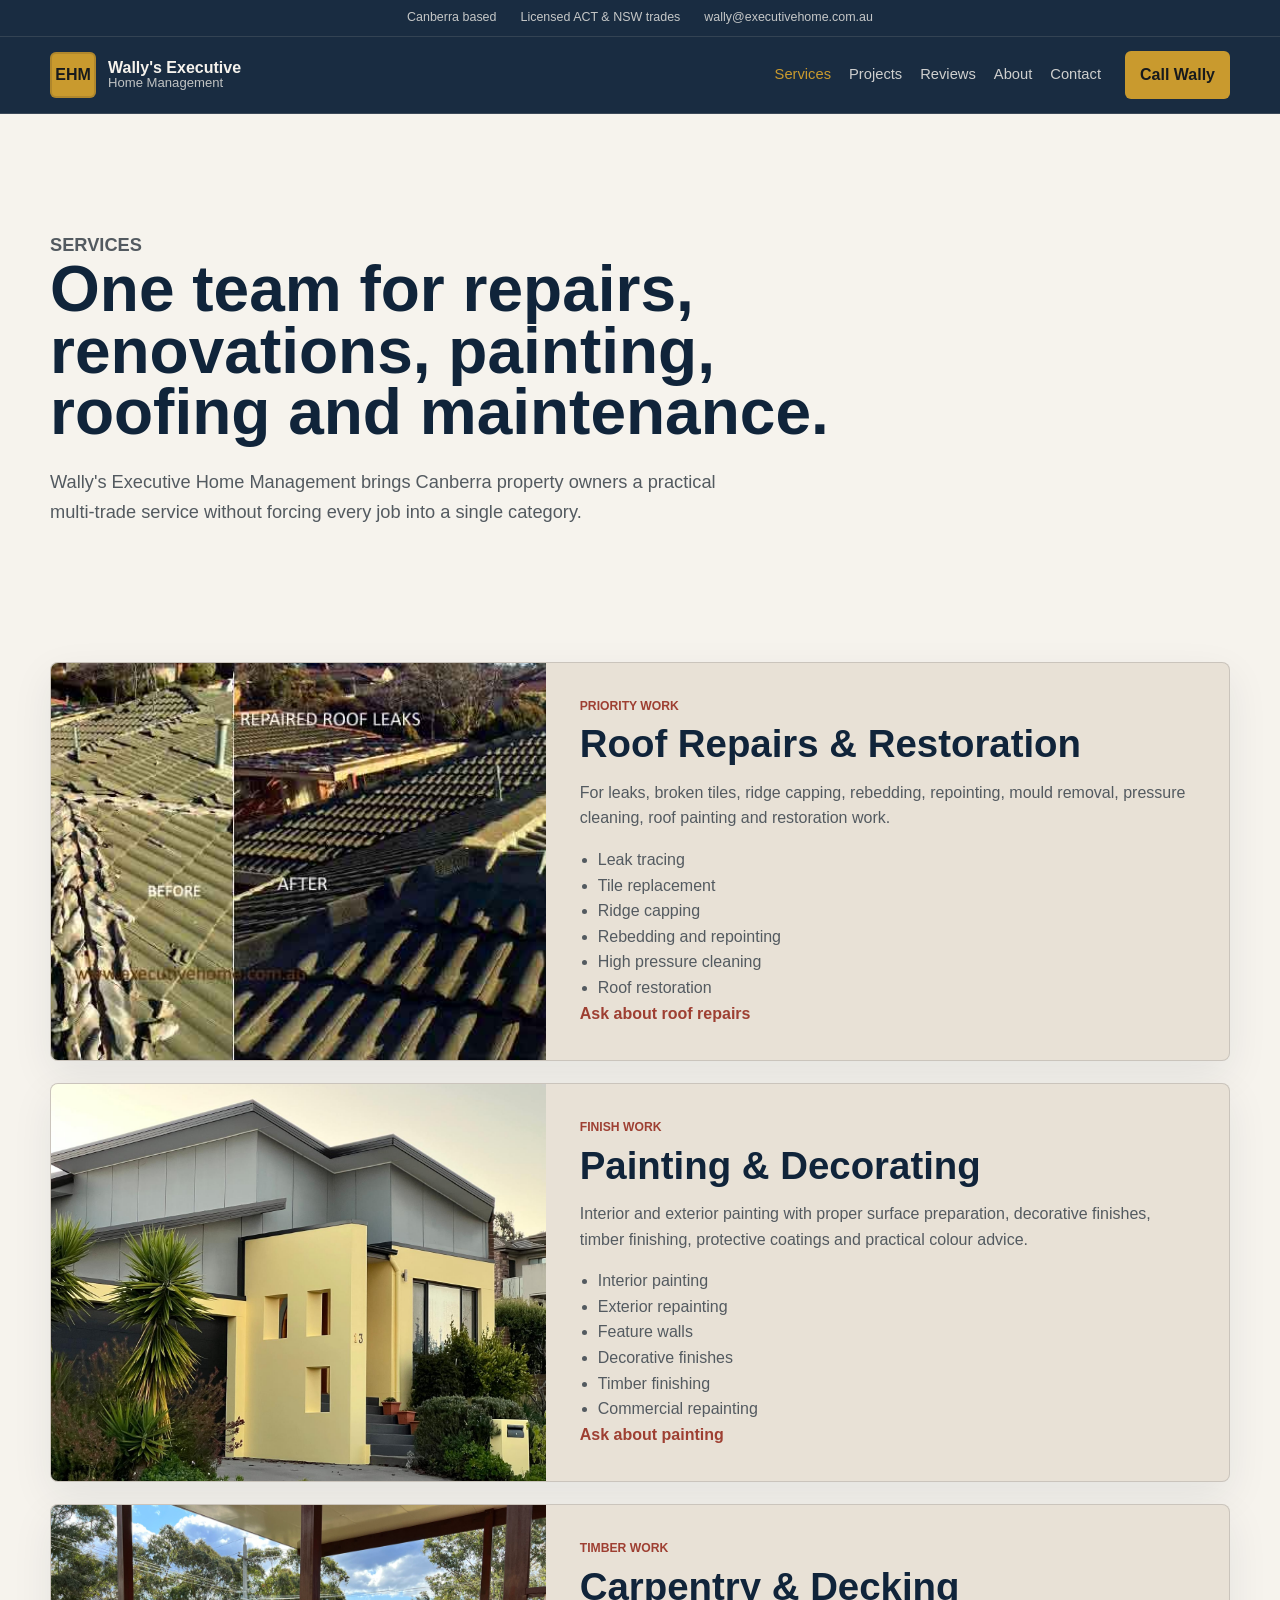
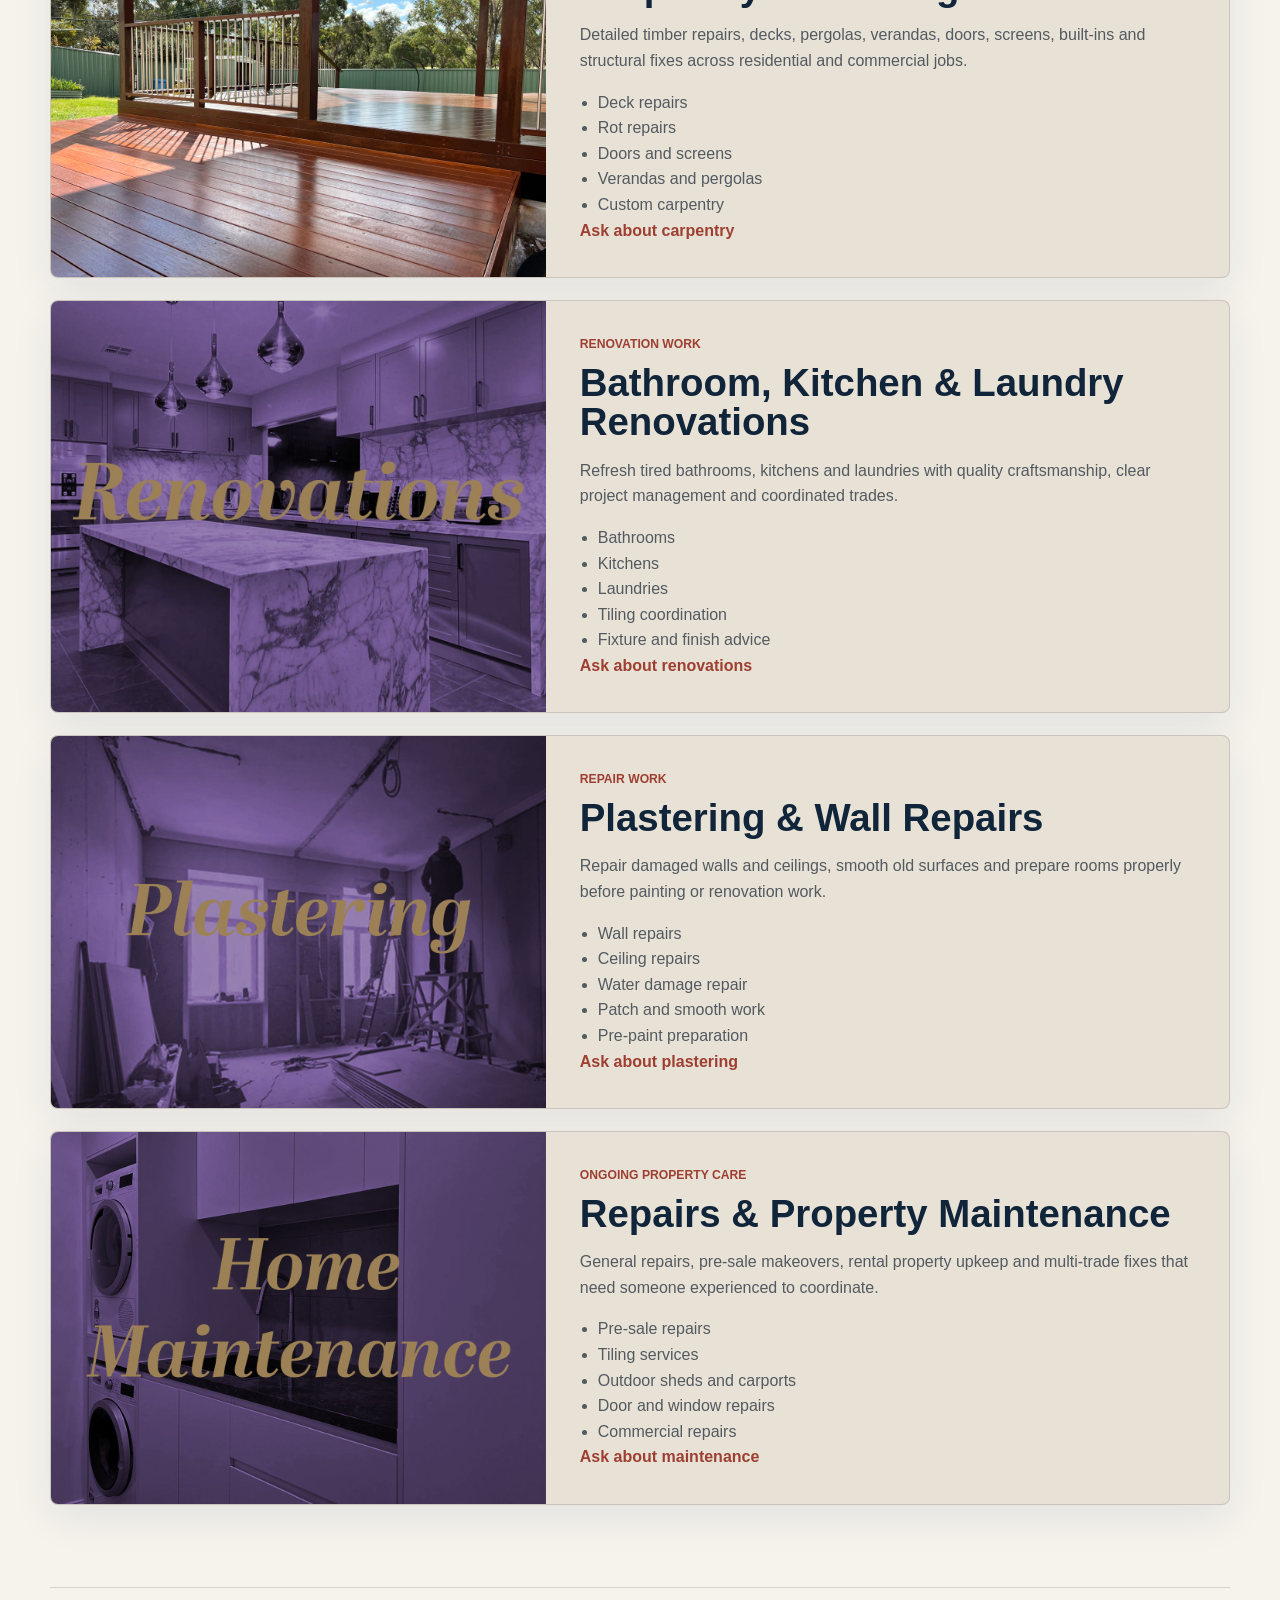
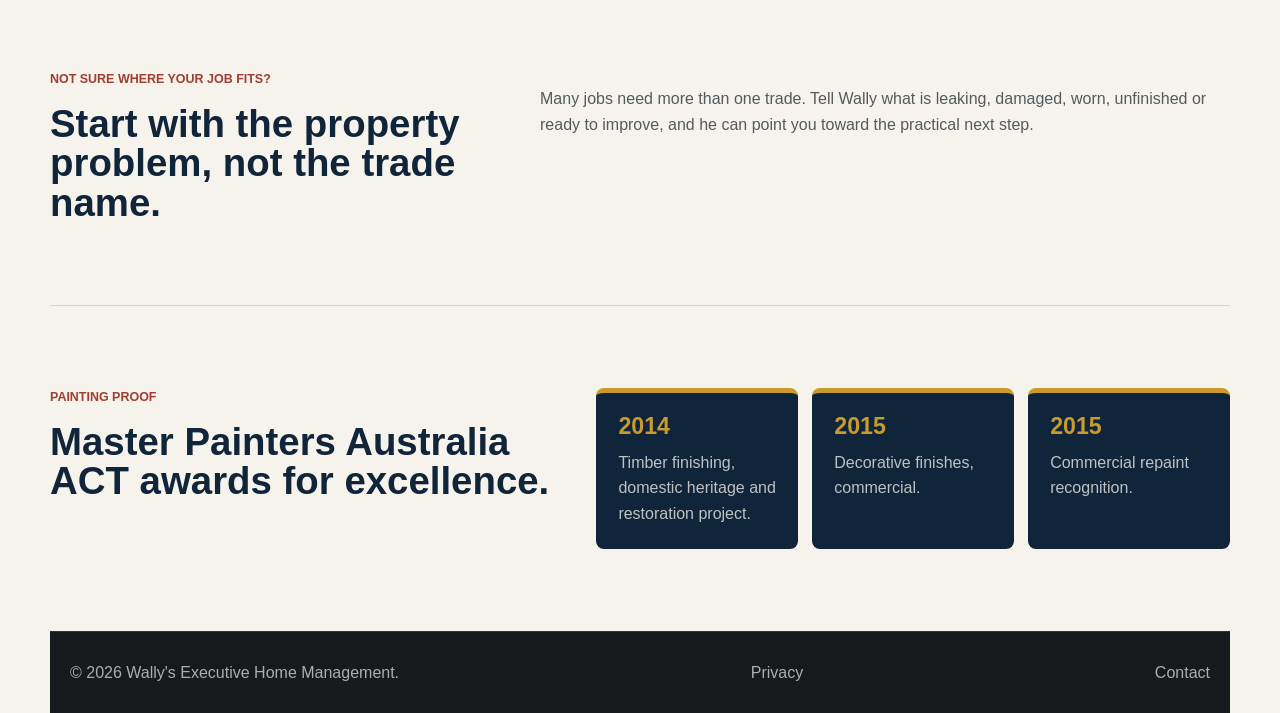
<file: services.html>
<!DOCTYPE html>
<html lang="en-AU">
<head>
  <meta charset="UTF-8">
  <meta name="viewport" content="width=device-width, initial-scale=1.0">
  <title>Services | Wally's Executive Home Management Canberra</title>
  <meta name="description" content="Canberra repairs, painting, roof repairs, carpentry, plastering, renovations and property maintenance from Wally's Executive Home Management.">
  <link rel="canonical" href="https://executivehome.com.au/services.html">
  <link rel="icon" href="favicon.svg" type="image/svg+xml">
  <link rel="stylesheet" href="styles.css">
</head>
<body>
  <a class="skip-link" href="#main">Skip to content</a>
  <header class="site-header" data-header>
    <div class="topbar"><span>Canberra based</span><span>Licensed ACT & NSW trades</span><a href="mailto:wally@executivehome.com.au">wally@executivehome.com.au</a></div>
    <nav class="nav-shell" aria-label="Main navigation">
      <a class="brand" href="index.html"><span class="brand-mark">EHM</span><span><strong>Wally's Executive</strong><small>Home Management</small></span></a>
      <button class="menu-toggle" type="button" aria-expanded="false" aria-controls="site-menu"><span></span><span></span><span></span></button>
      <div class="site-menu" id="site-menu"><a href="services.html" aria-current="page">Services</a><a href="projects.html">Projects</a><a href="reviews.html">Reviews</a><a href="about.html">About</a><a href="contact.html">Contact</a></div>
      <a class="nav-call" href="tel:+61419466148">Call Wally</a>
    </nav>
  </header>
  <main id="main">
    <section class="page-hero">
      <p class="eyebrow">Services</p>
      <h1>One team for repairs, renovations, painting, roofing and maintenance.</h1>
      <p>Wally's Executive Home Management brings Canberra property owners a practical multi-trade service without forcing every job into a single category.</p>
    </section>

    <section class="section service-detail-grid">
      <article class="detail-card">
        <img src="assets/real/roofing-after.jpg" alt="Roof repair and restoration work by Executive Home">
        <div>
          <span class="service-kicker">Priority work</span>
          <h2>Roof Repairs & Restoration</h2>
          <p>For leaks, broken tiles, ridge capping, rebedding, repointing, mould removal, pressure cleaning, roof painting and restoration work.</p>
          <ul><li>Leak tracing</li><li>Tile replacement</li><li>Ridge capping</li><li>Rebedding and repointing</li><li>High pressure cleaning</li><li>Roof restoration</li></ul>
          <a class="text-link" href="contact.html">Ask about roof repairs</a>
        </div>
      </article>
      <article class="detail-card">
        <img src="assets/real/painting-clean.jpg" alt="Painting and decorating work by Executive Home">
        <div>
          <span class="service-kicker">Finish work</span>
          <h2>Painting & Decorating</h2>
          <p>Interior and exterior painting with proper surface preparation, decorative finishes, timber finishing, protective coatings and practical colour advice.</p>
          <ul><li>Interior painting</li><li>Exterior repainting</li><li>Feature walls</li><li>Decorative finishes</li><li>Timber finishing</li><li>Commercial repainting</li></ul>
          <a class="text-link" href="contact.html">Ask about painting</a>
        </div>
      </article>
      <article class="detail-card">
        <img src="assets/real/carpentry-clean.jpg" alt="Carpentry and timber work by Executive Home">
        <div>
          <span class="service-kicker">Timber work</span>
          <h2>Carpentry & Decking</h2>
          <p>Detailed timber repairs, decks, pergolas, verandas, doors, screens, built-ins and structural fixes across residential and commercial jobs.</p>
          <ul><li>Deck repairs</li><li>Rot repairs</li><li>Doors and screens</li><li>Verandas and pergolas</li><li>Custom carpentry</li></ul>
          <a class="text-link" href="contact.html">Ask about carpentry</a>
        </div>
      </article>
      <article class="detail-card">
        <img src="assets/real/renovation.jpg" alt="Bathroom, kitchen and laundry renovation work by Executive Home">
        <div>
          <span class="service-kicker">Renovation work</span>
          <h2>Bathroom, Kitchen & Laundry Renovations</h2>
          <p>Refresh tired bathrooms, kitchens and laundries with quality craftsmanship, clear project management and coordinated trades.</p>
          <ul><li>Bathrooms</li><li>Kitchens</li><li>Laundries</li><li>Tiling coordination</li><li>Fixture and finish advice</li></ul>
          <a class="text-link" href="contact.html">Ask about renovations</a>
        </div>
      </article>
      <article class="detail-card">
        <img src="assets/real/plastering.jpg" alt="Plaster and wall repair work by Executive Home">
        <div>
          <span class="service-kicker">Repair work</span>
          <h2>Plastering & Wall Repairs</h2>
          <p>Repair damaged walls and ceilings, smooth old surfaces and prepare rooms properly before painting or renovation work.</p>
          <ul><li>Wall repairs</li><li>Ceiling repairs</li><li>Water damage repair</li><li>Patch and smooth work</li><li>Pre-paint preparation</li></ul>
          <a class="text-link" href="contact.html">Ask about plastering</a>
        </div>
      </article>
      <article class="detail-card">
        <img src="assets/real/handyman.jpg" alt="Handyman and property maintenance work by Executive Home">
        <div>
          <span class="service-kicker">Ongoing property care</span>
          <h2>Repairs & Property Maintenance</h2>
          <p>General repairs, pre-sale makeovers, rental property upkeep and multi-trade fixes that need someone experienced to coordinate.</p>
          <ul><li>Pre-sale repairs</li><li>Tiling services</li><li>Outdoor sheds and carports</li><li>Door and window repairs</li><li>Commercial repairs</li></ul>
          <a class="text-link" href="contact.html">Ask about maintenance</a>
        </div>
      </article>
    </section>

    <section class="section note-panel">
      <div>
        <p class="eyebrow">Not sure where your job fits?</p>
        <h2>Start with the property problem, not the trade name.</h2>
      </div>
      <p>Many jobs need more than one trade. Tell Wally what is leaking, damaged, worn, unfinished or ready to improve, and he can point you toward the practical next step.</p>
    </section>

    <section class="section award-strip">
      <div>
        <p class="eyebrow">Painting proof</p>
        <h2>Master Painters Australia ACT awards for excellence.</h2>
      </div>
      <div class="award-list">
        <article><strong>2014</strong><span>Timber finishing, domestic heritage and restoration project.</span></article>
        <article><strong>2015</strong><span>Decorative finishes, commercial.</span></article>
        <article><strong>2015</strong><span>Commercial repaint recognition.</span></article>
      </div>
    </section>
  </main>
  <footer class="site-footer compact-footer"><span>© <span data-year></span> Wally's Executive Home Management.</span><a href="privacy.html">Privacy</a><a href="contact.html">Contact</a></footer>
  <script src="script.js"></script>
</body>
</html>
</file>
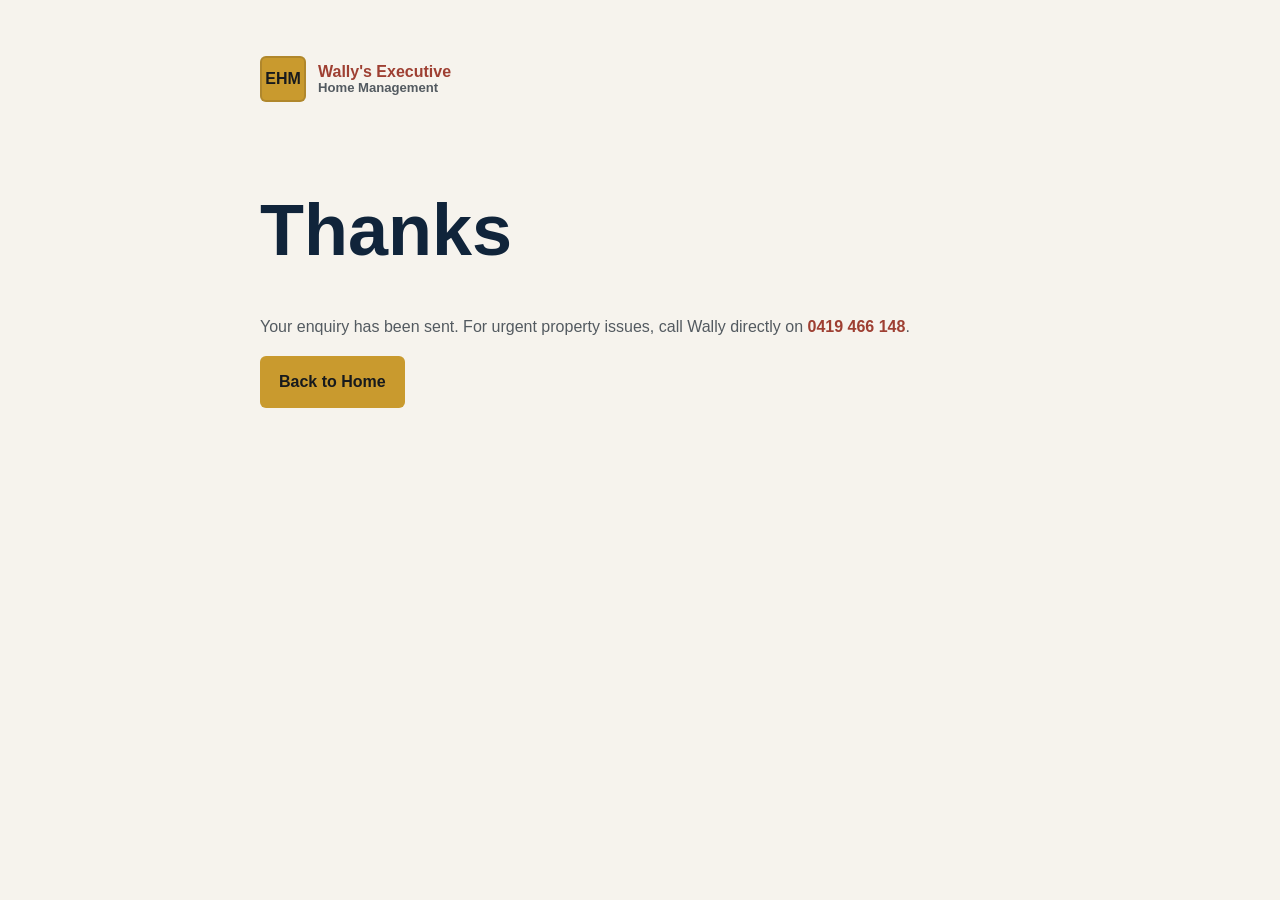
<file: thanks.html>
<!DOCTYPE html>
<html lang="en-AU">
<head>
  <meta charset="UTF-8">
  <meta name="viewport" content="width=device-width, initial-scale=1.0">
  <title>Thanks | Wally's Executive Home Management</title>
  <meta name="robots" content="noindex">
  <link rel="icon" href="favicon.svg" type="image/svg+xml">
  <link rel="stylesheet" href="styles.css">
</head>
<body>
  <main class="legal-page">
    <a class="brand" href="index.html"><span class="brand-mark">EHM</span><span><strong>Wally's Executive</strong><small>Home Management</small></span></a>
    <h1>Thanks</h1>
    <p>Your enquiry has been sent. For urgent property issues, call Wally directly on <a href="tel:+61419466148">0419 466 148</a>.</p>
    <a class="btn btn-primary" href="index.html">Back to Home</a>
  </main>
</body>
</html>
</file>
<file: styles.css>
:root {
  --navy: #10243A;
  --charcoal: #171A1D;
  --iron: #2F353A;
  --stone: #E8E1D6;
  --canvas: #F6F3ED;
  --gold: #C99A2E;
  --brick: #9E3F32;
  --green: #4D6A56;
  --steel-blue: #3F6F8F;
  --text: #171A1D;
  --soft: #535A60;
  --muted: #7B817F;
  --light: #F6F3ED;
  --border: rgba(23, 26, 29, 0.14);
  --shadow: 0 22px 60px rgba(16, 36, 58, 0.16);
  --max: 1180px;
}

* { box-sizing: border-box; }

body {
  margin: 0;
  color: var(--text);
  background: var(--canvas);
  font-family: Inter, "Segoe UI", Arial, sans-serif;
  line-height: 1.6;
}

img { max-width: 100%; display: block; }
a { color: inherit; text-decoration: none; }

.skip-link {
  position: absolute;
  left: 16px;
  top: -50px;
  z-index: 20;
  padding: 10px 14px;
  background: var(--gold);
  color: var(--charcoal);
  border-radius: 6px;
}

.skip-link:focus { top: 16px; }

.site-header {
  position: sticky;
  top: 0;
  z-index: 10;
  background: rgba(16, 36, 58, 0.96);
  color: var(--light);
  border-bottom: 1px solid rgba(232, 225, 214, 0.16);
  backdrop-filter: blur(14px);
}

.topbar {
  display: flex;
  justify-content: center;
  gap: 24px;
  padding: 8px 20px;
  font-size: 0.78rem;
  color: rgba(246, 243, 237, 0.78);
  border-bottom: 1px solid rgba(232, 225, 214, 0.12);
}

.nav-shell {
  width: min(var(--max), calc(100% - 32px));
  min-height: 76px;
  margin: 0 auto;
  display: flex;
  align-items: center;
  gap: 24px;
}

.brand {
  display: inline-flex;
  align-items: center;
  gap: 12px;
  min-width: 0;
}

.brand-mark {
  display: grid;
  place-items: center;
  width: 46px;
  height: 46px;
  flex: 0 0 46px;
  background: var(--gold);
  color: var(--charcoal);
  font-weight: 900;
  letter-spacing: 0;
  border-radius: 6px;
  box-shadow: inset 0 0 0 2px rgba(23, 26, 29, 0.14);
}

.brand strong,
.brand small {
  display: block;
  line-height: 1.05;
}

.brand strong { font-size: 1rem; }
.brand small { color: rgba(246, 243, 237, 0.76); font-size: 0.82rem; }

.site-menu {
  margin-left: auto;
  display: flex;
  align-items: center;
  gap: 18px;
  font-size: 0.92rem;
}

.site-menu a {
  color: rgba(246, 243, 237, 0.82);
}

.site-menu a:hover,
.site-menu a[aria-current="page"] {
  color: var(--gold);
}

.nav-call {
  padding: 11px 15px;
  background: var(--gold);
  color: var(--charcoal);
  border-radius: 6px;
  font-weight: 800;
}

.menu-toggle {
  display: none;
  margin-left: auto;
  width: 44px;
  height: 44px;
  border: 1px solid rgba(246, 243, 237, 0.22);
  background: transparent;
  border-radius: 6px;
}

.menu-toggle span {
  display: block;
  width: 20px;
  height: 2px;
  margin: 5px auto;
  background: var(--light);
}

.hero {
  width: min(var(--max), calc(100% - 32px));
  margin: 0 auto;
  min-height: calc(100vh - 116px);
  display: grid;
  grid-template-columns: minmax(0, 1.05fr) minmax(360px, 0.95fr);
  gap: 44px;
  align-items: center;
  padding: 54px 0 38px;
}

.hero h1,
.page-hero h1 {
  margin: 0;
  max-width: 780px;
  font-size: clamp(2.55rem, 5vw, 5.4rem);
  line-height: 0.96;
  letter-spacing: 0;
  color: var(--navy);
}

.hero-copy,
.page-hero p {
  max-width: 690px;
  margin: 24px 0 0;
  font-size: 1.14rem;
  color: var(--soft);
}

.eyebrow {
  margin: 0 0 14px;
  color: var(--brick);
  font-size: 0.78rem;
  font-weight: 900;
  letter-spacing: 0;
  text-transform: uppercase;
}

.hero-actions,
.cta-actions {
  display: flex;
  flex-wrap: wrap;
  gap: 12px;
  margin-top: 30px;
}

.btn {
  display: inline-flex;
  align-items: center;
  justify-content: center;
  min-height: 46px;
  padding: 12px 18px;
  border-radius: 6px;
  font-weight: 850;
  border: 1px solid transparent;
}

.btn-primary {
  background: var(--gold);
  color: var(--charcoal);
}

.btn-secondary {
  background: transparent;
  border-color: rgba(16, 36, 58, 0.25);
  color: var(--navy);
}

.btn-secondary.light {
  color: var(--light);
  border-color: rgba(246, 243, 237, 0.34);
}

.trust-row {
  display: flex;
  flex-wrap: wrap;
  gap: 10px;
  margin-top: 30px;
}

.trust-row span {
  padding: 8px 10px;
  background: var(--stone);
  border: 1px solid rgba(16, 36, 58, 0.13);
  border-radius: 6px;
  font-weight: 750;
  font-size: 0.86rem;
}

.hero-media {
  position: relative;
  border-radius: 8px;
  overflow: hidden;
  box-shadow: var(--shadow);
  border: 1px solid rgba(201, 154, 46, 0.24);
  background: var(--stone);
}

.hero-media img {
  width: 100%;
  height: 100%;
  min-height: 520px;
  object-fit: cover;
}

.image-caption {
  position: absolute;
  left: 16px;
  bottom: 16px;
  padding: 8px 10px;
  background: rgba(16, 36, 58, 0.86);
  color: var(--light);
  border-radius: 6px;
  font-size: 0.8rem;
  font-weight: 800;
}

.section {
  width: min(var(--max), calc(100% - 32px));
  margin: 0 auto;
  padding: 82px 0;
}

.intro-grid {
  display: grid;
  grid-template-columns: 0.85fr 1fr;
  gap: 60px;
  border-top: 1px solid var(--border);
}

h2 {
  margin: 0;
  color: var(--navy);
  font-size: clamp(1.9rem, 3vw, 3.15rem);
  line-height: 1.03;
  letter-spacing: 0;
}

h3 { margin: 0; color: var(--navy); line-height: 1.15; }
p { color: var(--soft); }

.section-heading {
  display: flex;
  align-items: end;
  justify-content: space-between;
  gap: 24px;
  margin-bottom: 32px;
}

.section-heading h2 { max-width: 720px; }
.text-link { color: var(--brick); font-weight: 850; }

.service-grid,
.process-grid,
.review-mini-grid,
.care-grid,
.testimonial-grid,
.principles,
.proof-matrix {
  display: grid;
  gap: 18px;
}

.service-grid { grid-template-columns: repeat(4, minmax(0, 1fr)); }

.service-card {
  min-height: 360px;
  padding: 24px;
  background: var(--stone);
  border: 1px solid var(--border);
  border-radius: 8px;
  display: flex;
  flex-direction: column;
  gap: 14px;
}

.service-card.accent-red { border-top: 5px solid var(--brick); }
.service-card.accent-green { border-top: 5px solid var(--green); }

.service-icon {
  width: 42px;
  height: 42px;
  display: grid;
  place-items: center;
  background: var(--navy);
  color: var(--light);
  border-radius: 6px;
  font-weight: 900;
}

.service-card ul,
.detail-card ul,
.credentials-panel ul {
  padding-left: 18px;
  margin: auto 0 0;
  color: var(--soft);
}

.split-band,
.cta-band {
  width: min(var(--max), calc(100% - 32px));
  background: var(--navy);
  color: var(--light);
  border-radius: 8px;
}

.split-band {
  padding: 54px;
  display: grid;
  grid-template-columns: 1fr 0.9fr;
  gap: 48px;
  align-items: center;
}

.split-band h2,
.cta-band h2,
.split-band h3 { color: var(--light); }
.split-band p,
.cta-band p { color: rgba(246, 243, 237, 0.76); }

.proof-stack {
  display: grid;
  gap: 14px;
}

.proof-stack div {
  padding: 22px;
  background: rgba(246, 243, 237, 0.08);
  border: 1px solid rgba(246, 243, 237, 0.14);
  border-radius: 8px;
}

.proof-stack strong {
  display: block;
  color: var(--gold);
  font-size: 1.5rem;
  line-height: 1.1;
}

.proof-stack span { color: rgba(246, 243, 237, 0.72); }

.award-strip {
  display: grid;
  grid-template-columns: 0.9fr 1.1fr;
  gap: 28px;
  align-items: start;
  border-top: 1px solid var(--border);
}

.award-list {
  display: grid;
  grid-template-columns: repeat(3, minmax(0, 1fr));
  gap: 14px;
}

.award-list article {
  min-height: 150px;
  padding: 22px;
  background: var(--navy);
  color: var(--light);
  border-radius: 8px;
  border-top: 5px solid var(--gold);
}

.award-list strong {
  display: block;
  color: var(--gold);
  font-size: 1.45rem;
  line-height: 1;
  margin-bottom: 12px;
}

.award-list span {
  color: rgba(246, 243, 237, 0.76);
}

.project-grid {
  display: grid;
  grid-template-columns: repeat(3, minmax(0, 1fr));
  gap: 18px;
}

.project-card,
.project-feature,
.detail-card {
  overflow: hidden;
  background: var(--stone);
  border: 1px solid var(--border);
  border-radius: 8px;
  box-shadow: 0 14px 40px rgba(16, 36, 58, 0.08);
}

.project-card img,
.project-feature img,
.detail-card img,
.real-gallery-grid img {
  background: var(--stone);
}

.project-card img { aspect-ratio: 4 / 3; object-fit: cover; width: 100%; }
.project-card div { padding: 20px; }
.project-card span,
.project-feature span,
.service-kicker {
  display: block;
  margin-bottom: 8px;
  color: var(--brick);
  text-transform: uppercase;
  font-weight: 900;
  font-size: 0.76rem;
}

.reviews-strip {
  display: grid;
  grid-template-columns: 0.8fr 1.2fr;
  gap: 34px;
  border-top: 1px solid var(--border);
  border-bottom: 1px solid var(--border);
}

.review-mini-grid { grid-template-columns: repeat(3, minmax(0, 1fr)); }

blockquote {
  margin: 0;
  padding: 24px;
  background: rgba(232, 225, 214, 0.7);
  border-left: 4px solid var(--gold);
  border-radius: 8px;
}

blockquote p {
  margin: 0 0 14px;
  color: var(--text);
  font-weight: 650;
}

cite { color: var(--soft); font-style: normal; font-weight: 800; }

.process-grid { grid-template-columns: repeat(4, minmax(0, 1fr)); }
.process-grid article,
.care-grid article,
.principles article,
.proof-matrix div {
  padding: 24px;
  background: rgba(232, 225, 214, 0.64);
  border: 1px solid var(--border);
  border-radius: 8px;
}

.process-grid span {
  display: grid;
  place-items: center;
  width: 38px;
  height: 38px;
  margin-bottom: 18px;
  color: var(--charcoal);
  background: var(--gold);
  border-radius: 6px;
  font-weight: 900;
}

.cta-band {
  margin: 0 auto 82px;
  padding: 44px;
  display: flex;
  align-items: center;
  justify-content: space-between;
  gap: 30px;
}

.site-footer {
  padding: 54px 20px 22px;
  background: var(--charcoal);
  color: var(--light);
}

.footer-grid {
  width: min(var(--max), 100%);
  margin: 0 auto 34px;
  display: grid;
  grid-template-columns: 1.3fr 0.9fr 0.7fr;
  gap: 48px;
}

.footer-grid h2 {
  color: var(--gold);
  font-size: 1rem;
  margin-bottom: 12px;
}

.footer-grid a,
.footer-grid span {
  display: block;
  color: rgba(246, 243, 237, 0.74);
  margin-bottom: 8px;
}

.footer-grid p { color: rgba(246, 243, 237, 0.72); }

.footer-bottom,
.compact-footer {
  width: min(var(--max), 100%);
  margin: 0 auto;
  padding-top: 20px;
  border-top: 1px solid rgba(246, 243, 237, 0.12);
  display: flex;
  justify-content: space-between;
  gap: 20px;
  color: rgba(246, 243, 237, 0.68);
}

.compact-footer {
  padding: 28px 20px;
}

.page-hero {
  width: min(var(--max), calc(100% - 32px));
  margin: 0 auto;
  padding: 92px 0 54px;
}

.service-detail-grid,
.project-feature-grid {
  display: grid;
  gap: 22px;
}

.detail-card,
.project-feature {
  display: grid;
  grid-template-columns: 0.42fr 0.58fr;
  align-items: stretch;
}

.detail-card img,
.project-feature img {
  width: 100%;
  height: 100%;
  min-height: 330px;
  object-fit: cover;
}

.real-gallery-grid {
  display: grid;
  grid-template-columns: repeat(4, minmax(0, 1fr));
  gap: 16px;
}

.real-gallery-grid figure {
  margin: 0;
  overflow: hidden;
  background: var(--stone);
  border: 1px solid var(--border);
  border-radius: 8px;
}

.real-gallery-grid img {
  width: 100%;
  aspect-ratio: 4 / 3;
  object-fit: cover;
}

.real-gallery-grid figcaption {
  padding: 13px 14px;
  color: var(--navy);
  font-weight: 850;
}

.detail-card > div,
.project-feature > div {
  padding: 34px;
}

.note-panel,
.gallery-system,
.about-grid,
.contact-layout {
  display: grid;
  grid-template-columns: 0.8fr 1.2fr;
  gap: 30px;
  align-items: start;
  border-top: 1px solid var(--border);
}

.care-grid { grid-template-columns: repeat(4, minmax(0, 1fr)); }
.testimonial-grid { grid-template-columns: repeat(3, minmax(0, 1fr)); }
.proof-matrix { grid-template-columns: repeat(4, minmax(0, 1fr)); }
.proof-matrix strong { display: block; color: var(--navy); font-size: 1.1rem; }
.proof-matrix span { color: var(--soft); }

.about-panel,
.credentials-panel,
.contact-card,
.quote-form {
  padding: 30px;
  background: var(--stone);
  border: 1px solid var(--border);
  border-radius: 8px;
}

.principles { grid-template-columns: repeat(3, minmax(0, 1fr)); }

.contact-card {
  position: sticky;
  top: 126px;
}

.form-intro {
  margin-bottom: 22px;
}

.form-intro h2 {
  margin: 0 0 8px;
}

.form-intro p {
  margin: 0;
  color: var(--soft);
}

.contact-line {
  display: block;
  padding: 16px 0;
  border-top: 1px solid var(--border);
}

.contact-line span {
  display: block;
  color: var(--muted);
  font-size: 0.8rem;
  text-transform: uppercase;
  font-weight: 850;
}

.contact-line strong {
  display: block;
  color: var(--navy);
  line-height: 1.25;
}

.form-row { margin-bottom: 18px; }
.form-row.split { display: grid; grid-template-columns: 1fr 1fr; gap: 16px; }

label {
  display: block;
  margin-bottom: 7px;
  color: var(--navy);
  font-weight: 850;
}

input,
select,
textarea {
  width: 100%;
  border: 1px solid rgba(16, 36, 58, 0.22);
  border-radius: 6px;
  padding: 13px 12px;
  color: var(--text);
  background: var(--canvas);
  font: inherit;
}

textarea { resize: vertical; }
input:focus,
select:focus,
textarea:focus {
  outline: 3px solid rgba(201, 154, 46, 0.25);
  border-color: var(--gold);
}

.form-note {
  margin: 12px 0 0;
  font-size: 0.88rem;
}

.hidden-field {
  position: absolute;
  left: -9999px;
  width: 1px;
  height: 1px;
  opacity: 0;
}

.form-status {
  min-height: 20px;
  margin: 12px 0 0;
  color: var(--green);
  font-size: 0.9rem;
  font-weight: 850;
}

.form-status.is-error {
  color: var(--brick);
}

button:disabled,
.btn:disabled {
  cursor: wait;
  opacity: 0.72;
}

.legal-page {
  width: min(760px, calc(100% - 32px));
  margin: 0 auto;
  padding: 56px 0;
}

.legal-page .brand { color: var(--navy); margin-bottom: 44px; }
.legal-page .brand small { color: var(--soft); }
.legal-page h1 { font-size: clamp(2.5rem, 6vw, 4.5rem); color: var(--navy); line-height: 1; }
.legal-page a:not(.btn) { color: var(--brick); font-weight: 850; }

@media (max-width: 980px) {
  .topbar { display: none; }
  .nav-shell { min-height: 70px; }
  .menu-toggle { display: block; }
  .site-menu {
    position: absolute;
    left: 16px;
    right: 16px;
    top: 70px;
    display: none;
    padding: 18px;
    background: var(--navy);
    border: 1px solid rgba(246, 243, 237, 0.14);
    border-radius: 8px;
    box-shadow: var(--shadow);
  }
  .site-menu.is-open { display: grid; }
  .nav-call { display: none; }
  .hero,
  .intro-grid,
  .split-band,
  .reviews-strip,
  .award-strip,
  .note-panel,
  .gallery-system,
  .about-grid,
  .contact-layout {
    grid-template-columns: 1fr;
  }
  .hero {
    min-height: 0;
    padding-top: 44px;
  }
  .service-grid,
  .project-grid,
  .award-list,
  .review-mini-grid,
  .process-grid,
  .care-grid,
  .testimonial-grid,
  .proof-matrix,
  .real-gallery-grid,
  .principles {
    grid-template-columns: repeat(2, minmax(0, 1fr));
  }
  .detail-card,
  .project-feature {
    grid-template-columns: 1fr;
  }
  .contact-card { position: static; }
}

@media (max-width: 640px) {
  .brand strong { font-size: 0.92rem; }
  .brand small { font-size: 0.76rem; }
  .hero h1,
  .page-hero h1 {
    font-size: clamp(2.25rem, 14vw, 3.55rem);
  }
  .section,
  .page-hero {
    padding: 54px 0;
  }
  .service-grid,
  .project-grid,
  .award-list,
  .review-mini-grid,
  .process-grid,
  .care-grid,
  .testimonial-grid,
  .proof-matrix,
  .real-gallery-grid,
  .principles,
  .form-row.split {
    grid-template-columns: 1fr;
  }
  .split-band,
  .cta-band {
    padding: 28px;
  }
  .cta-band,
  .section-heading,
  .footer-bottom,
  .compact-footer {
    align-items: flex-start;
    flex-direction: column;
  }
  .footer-grid {
    grid-template-columns: 1fr;
    gap: 24px;
  }
}
</file>
